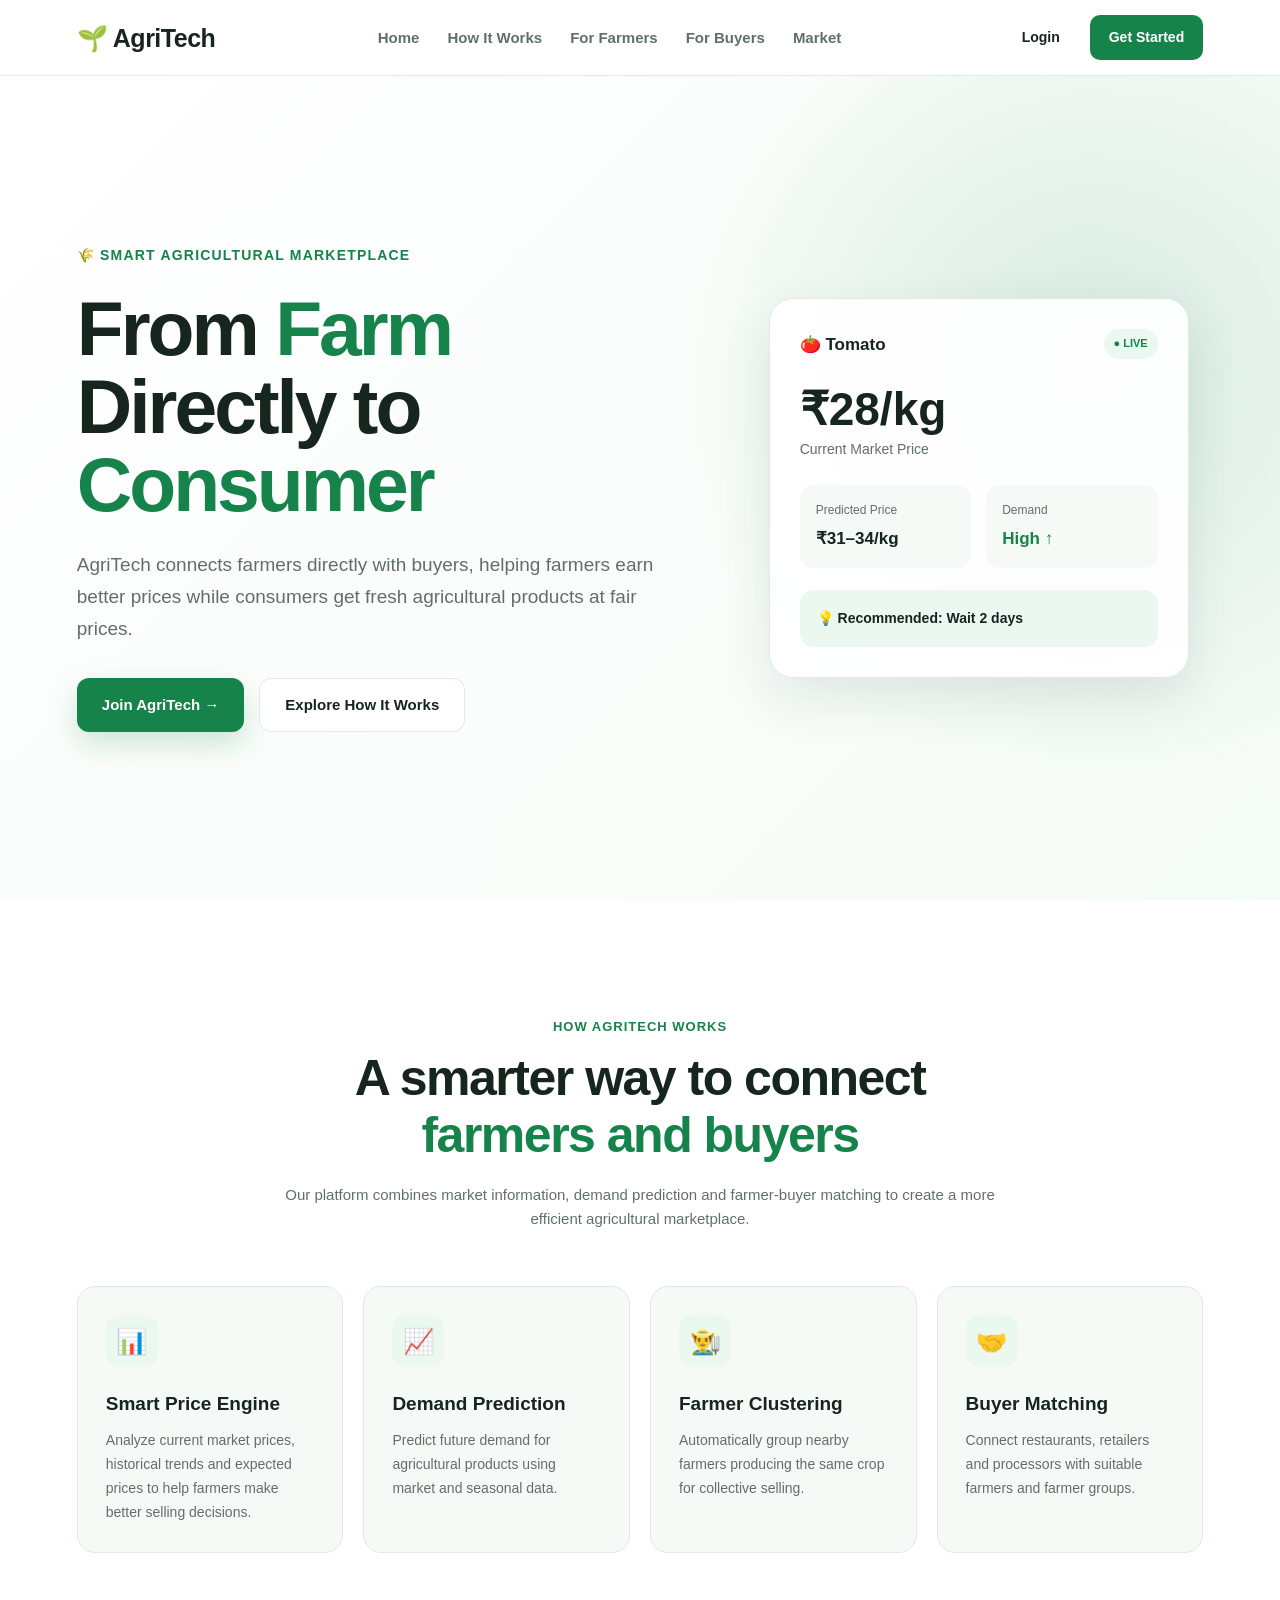
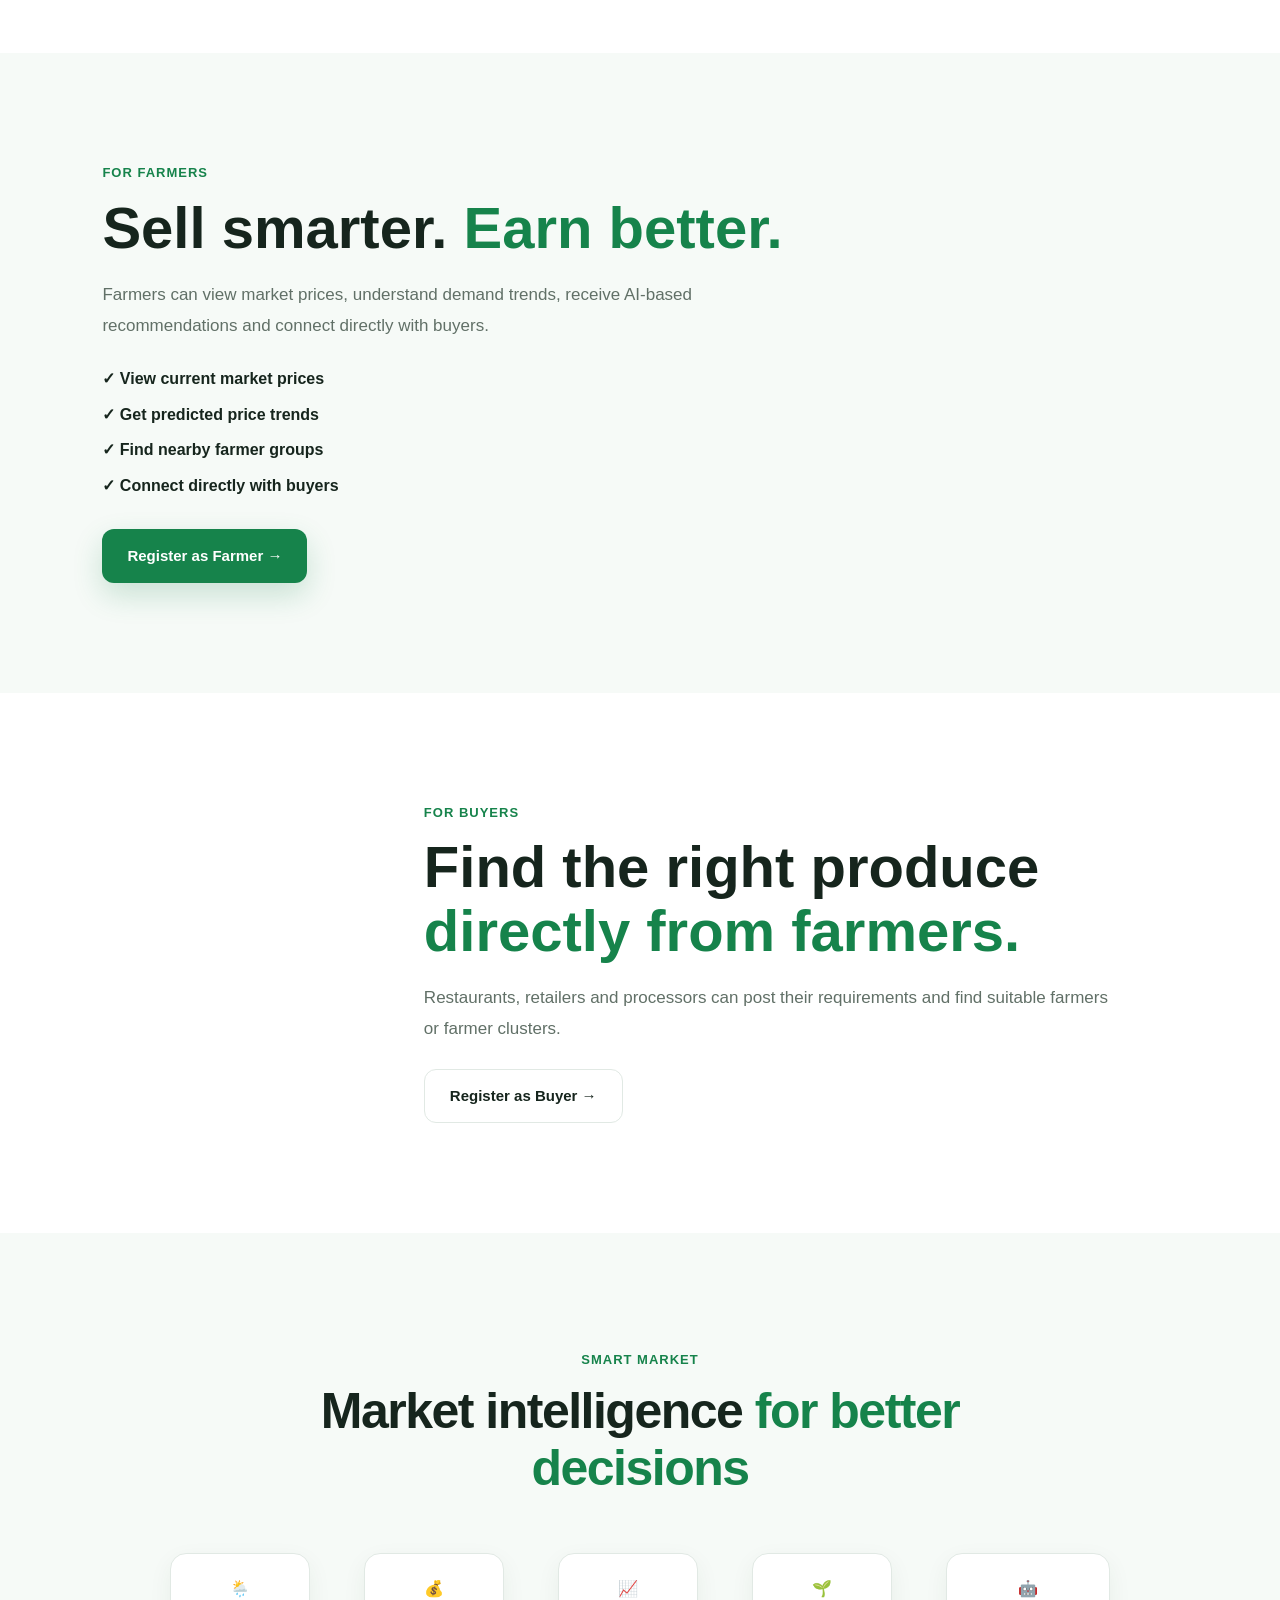
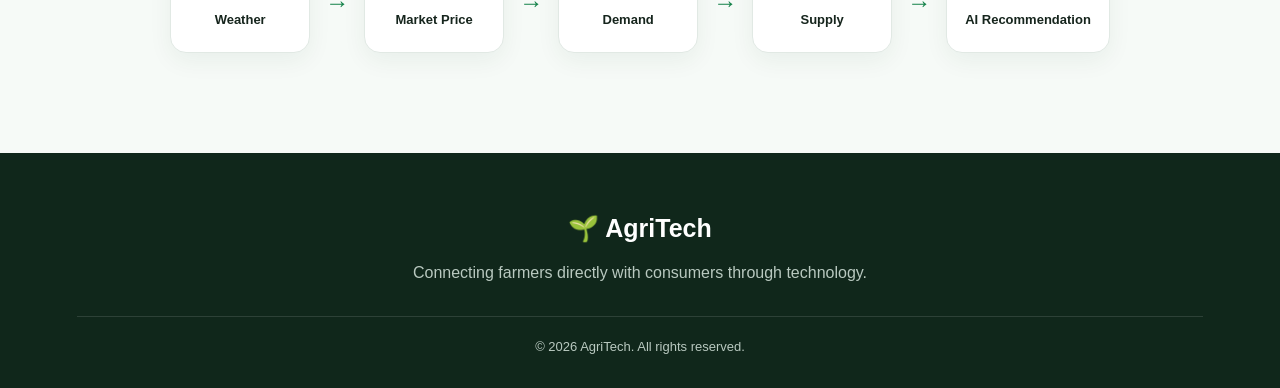
<file: frontend/index.html>
<!DOCTYPE html>
<html lang="en">

<head>
    <meta charset="UTF-8">
    <meta name="viewport" content="width=device-width, initial-scale=1.0">

    <title>AgriTech | Farmer to Consumer</title>

    <link rel="stylesheet" href="css/style.css">
</head>

<body>

    <!-- ================= NAVBAR ================= -->

    <header class="navbar">

        <div class="logo">
            🌱 AgriTech
        </div>

        <nav>
            <a href="#home">Home</a>
            <a href="#how-it-works">How It Works</a>
            <a href="#farmers">For Farmers</a>
            <a href="#buyers">For Buyers</a>
            <a href="#market">Market</a>
        </nav>

        <div class="nav-buttons">
            <a href="pages/login.html" class="login-btn">
                Login
            </a>

            <a href="pages/register.html" class="register-btn">
                Get Started
            </a>
        </div>

    </header>


    <!-- ================= HERO SECTION ================= -->

    <section class="hero" id="home">

        <div class="hero-content">

            <p class="hero-label">
                🌾 SMART AGRICULTURAL MARKETPLACE
            </p>

            <h1>
                From <span>Farm</span> Directly to
                <span>Consumer</span>
            </h1>

            <p class="hero-description">
                AgriTech connects farmers directly with buyers,
                helping farmers earn better prices while consumers
                get fresh agricultural products at fair prices.
            </p>

            <div class="hero-buttons">

                <a href="pages/register.html" class="primary-btn">
                    Join AgriTech →
                </a>

                <a href="#how-it-works" class="secondary-btn">
                    Explore How It Works
                </a>

            </div>

        </div>


        <div class="hero-card">

            <div class="price-card">

                <div class="card-header">
                    <span>🍅 Tomato</span>
                    <span class="status">● LIVE</span>
                </div>

                <h2>₹28/kg</h2>

                <p>Current Market Price</p>

                <div class="prediction">

                    <div>
                        <small>Predicted Price</small>
                        <strong>₹31–34/kg</strong>
                    </div>

                    <div>
                        <small>Demand</small>
                        <strong class="high-demand">High ↑</strong>
                    </div>

                </div>

                <div class="recommendation">
                    💡 Recommended: Wait 2 days
                </div>

            </div>

        </div>

    </section>


    <!-- ================= FEATURES ================= -->

    <section class="features" id="how-it-works">

        <div class="section-heading">

            <p>HOW AGRITECH WORKS</p>

            <h2>
                A smarter way to connect
                <span>farmers and buyers</span>
            </h2>

            <p class="section-description">
                Our platform combines market information,
                demand prediction and farmer-buyer matching
                to create a more efficient agricultural marketplace.
            </p>

        </div>


        <div class="feature-grid">

            <div class="feature-card">

                <div class="feature-icon">
                    📊
                </div>

                <h3>Smart Price Engine</h3>

                <p>
                    Analyze current market prices,
                    historical trends and expected prices
                    to help farmers make better selling decisions.
                </p>

            </div>


            <div class="feature-card">

                <div class="feature-icon">
                    📈
                </div>

                <h3>Demand Prediction</h3>

                <p>
                    Predict future demand for agricultural
                    products using market and seasonal data.
                </p>

            </div>


            <div class="feature-card">

                <div class="feature-icon">
                    👨‍🌾
                </div>

                <h3>Farmer Clustering</h3>

                <p>
                    Automatically group nearby farmers
                    producing the same crop for collective selling.
                </p>

            </div>


            <div class="feature-card">

                <div class="feature-icon">
                    🤝
                </div>

                <h3>Buyer Matching</h3>

                <p>
                    Connect restaurants, retailers and processors
                    with suitable farmers and farmer groups.
                </p>

            </div>

        </div>

    </section>


    <!-- ================= FARMER SECTION ================= -->

    <section class="info-section" id="farmers">

        <div class="info-content">

            <p class="section-label">
                FOR FARMERS
            </p>

            <h2>
                Sell smarter.
                <span>Earn better.</span>
            </h2>

            <p>
                Farmers can view market prices, understand
                demand trends, receive AI-based recommendations
                and connect directly with buyers.
            </p>

            <ul>
                <li>✓ View current market prices</li>
                <li>✓ Get predicted price trends</li>
                <li>✓ Find nearby farmer groups</li>
                <li>✓ Connect directly with buyers</li>
            </ul>

            <a href="pages/register.html" class="primary-btn">
                Register as Farmer →
            </a>

        </div>

    </section>


    <!-- ================= BUYER SECTION ================= -->

    <section class="buyer-section" id="buyers">

        <div class="buyer-content">

            <p class="section-label">
                FOR BUYERS
            </p>

            <h2>
                Find the right produce
                <span>directly from farmers.</span>
            </h2>

            <p>
                Restaurants, retailers and processors can
                post their requirements and find suitable
                farmers or farmer clusters.
            </p>

            <a href="pages/register.html" class="secondary-btn">
                Register as Buyer →
            </a>

        </div>

    </section>


    <!-- ================= MARKET SECTION ================= -->

    <section class="market-section" id="market">

        <div class="section-heading">

            <p>SMART MARKET</p>

            <h2>
                Market intelligence
                <span>for better decisions</span>
            </h2>

        </div>


        <div class="market-flow">

            <div>
                🌦️
                <strong>Weather</strong>
            </div>

            <span>→</span>

            <div>
                💰
                <strong>Market Price</strong>
            </div>

            <span>→</span>

            <div>
                📈
                <strong>Demand</strong>
            </div>

            <span>→</span>

            <div>
                🌱
                <strong>Supply</strong>
            </div>

            <span>→</span>

            <div>
                🤖
                <strong>AI Recommendation</strong>
            </div>

        </div>

    </section>


    <!-- ================= FOOTER ================= -->

    <footer>

        <div class="footer-logo">
            🌱 AgriTech
        </div>

        <p>
            Connecting farmers directly with consumers
            through technology.
        </p>

        <p class="copyright">
            © 2026 AgriTech. All rights reserved.
        </p>

    </footer>


    <script src="js/script.js"></script>

</body>

</html>
</file>
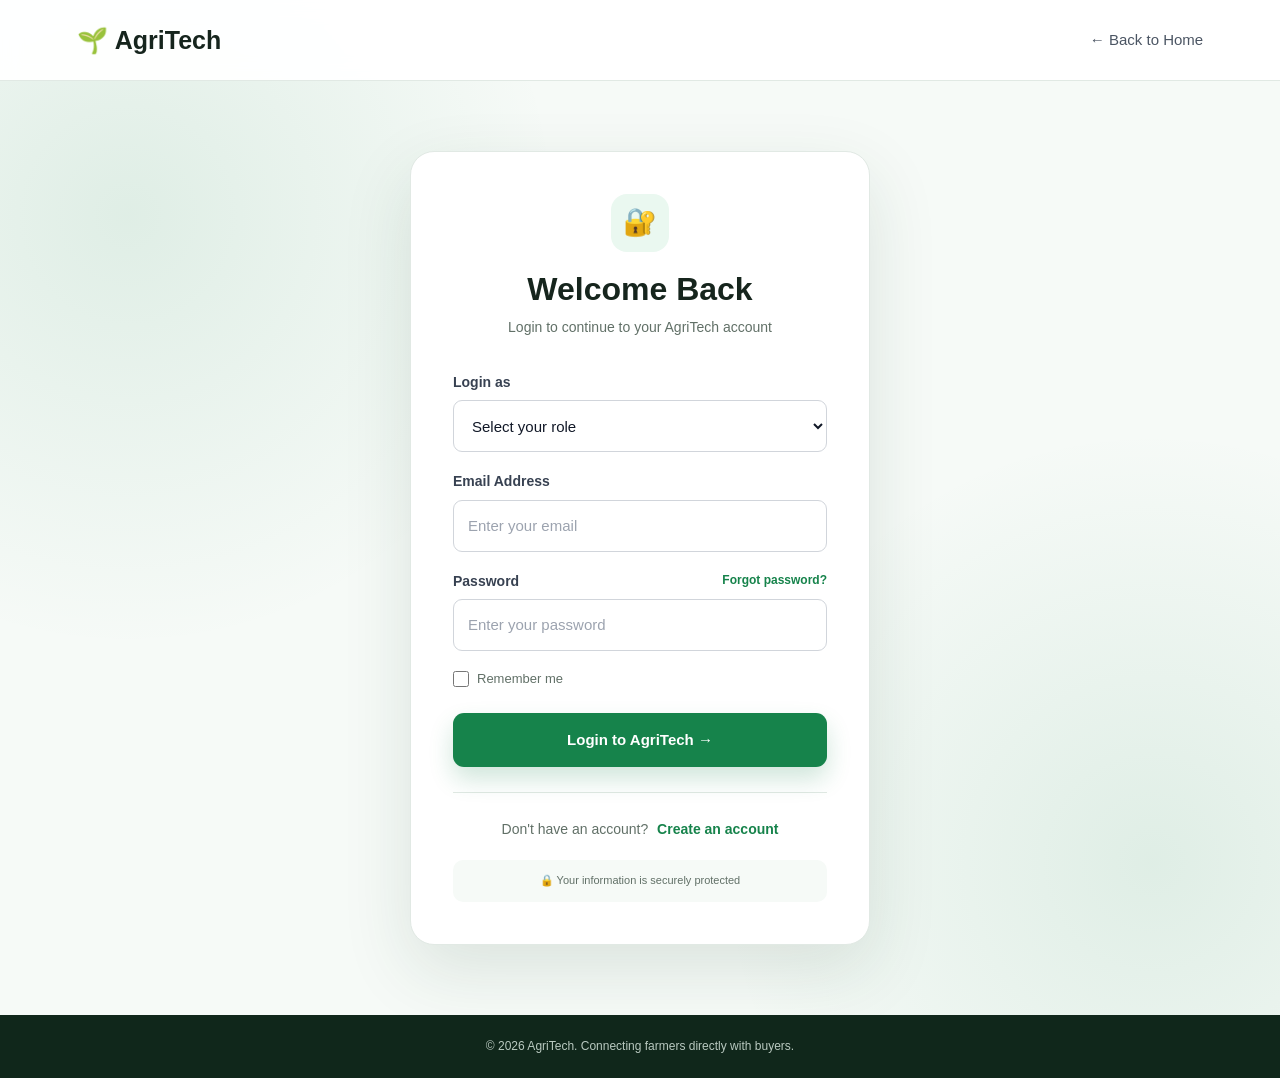
<file: frontend/pages/dashboard.html>
<!DOCTYPE html>
<html lang="en">

<head>
    <meta charset="UTF-8">
    <meta name="viewport" content="width=device-width, initial-scale=1.0">

    <title>Farmer Dashboard | AgriTech</title>

    <link rel="stylesheet" href="../css/style.css">
</head>

<body class="dashboard-page">

    <!-- SIDEBAR -->

    <aside class="dashboard-sidebar">

        <div class="dashboard-logo">
            🌱 AgriTech
        </div>

        <nav class="dashboard-nav">

            <a href="farmer-dashboard.html" class="active">
                🏠 Dashboard
            </a>

            <a href="farmer-produce.html">
                🌾 My Produce
            </a>

            <a href="farmer-market.html">
                💰 Market Prices
            </a>

            <a href="#">
                🤖 AI Recommendation
            </a>

            <a href="#">
                📈 Demand Prediction
            </a>

            <a href="#">
                👨‍🌾 Farmer Clusters
            </a>

            <a href="#">
                🤝 Buyer Matching
            </a>

            <a href="#">
                🚚 Orders & Logistics
            </a>

        </nav>

        <div class="sidebar-bottom">

            <a href="#">
                ⚙️ Settings
            </a>

            <a href="../index.html">
                🚪 Logout
            </a>

        </div>

    </aside>


    <!-- MAIN CONTENT -->

    <main class="dashboard-main">

        <!-- TOP BAR -->

        <header class="dashboard-topbar">

            <div>
                <p class="dashboard-label">FARMER DASHBOARD</p>
                <h1>Welcome back, Farmer! 👋</h1>
            </div>

            <div class="farmer-profile">

                <div class="profile-icon">
                    👨‍🌾
                </div>

                <div>
                    <strong>Farmer</strong>
                    <small>AgriTech Member</small>
                </div>

            </div>

        </header>


        <!-- SUMMARY CARDS -->

        <section class="dashboard-cards">

            <div class="dashboard-card">

                <div class="dashboard-card-icon">
                    🌾
                </div>

                <div>
                    <p>Total Produce</p>
                    <h2>1,250 kg</h2>
                    <span>Across 4 crops</span>
                </div>

            </div>


            <div class="dashboard-card">

                <div class="dashboard-card-icon">
                    💰
                </div>

                <div>
                    <p>Current Value</p>
                    <h2>₹35,000</h2>
                    <span>Estimated market value</span>
                </div>

            </div>


            <div class="dashboard-card">

                <div class="dashboard-card-icon">
                    📈
                </div>

                <div>
                    <p>Demand Status</p>
                    <h2>High</h2>
                    <span>Demand increasing</span>
                </div>

            </div>


            <div class="dashboard-card">

                <div class="dashboard-card-icon">
                    🤝
                </div>

                <div>
                    <p>Buyer Matches</p>
                    <h2>8</h2>
                    <span>Potential buyers</span>
                </div>

            </div>

        </section>


        <!-- MARKET + AI -->

        <section class="dashboard-grid">

            <!-- MARKET PRICE -->

            <div class="dashboard-panel">

                <div class="panel-heading">

                    <div>
                        <p class="panel-label">MARKET INTELLIGENCE</p>
                        <h2>Today's Market Prices</h2>
                    </div>

                    <a href="farmer-market.html">
                        View All →
                    </a>

                </div>


                <div class="market-item">

                    <div class="crop-info">
                        <span class="crop-icon">🍅</span>

                        <div>
                            <strong>Tomato</strong>
                            <small>Grade A</small>
                        </div>
                    </div>

                    <div class="crop-price">
                        <strong>₹28/kg</strong>
                        <span>↑ 8%</span>
                    </div>

                </div>


                <div class="market-item">

                    <div class="crop-info">
                        <span class="crop-icon">🧅</span>

                        <div>
                            <strong>Onion</strong>
                            <small>Grade A</small>
                        </div>
                    </div>

                    <div class="crop-price">
                        <strong>₹32/kg</strong>
                        <span>↑ 5%</span>
                    </div>

                </div>


                <div class="market-item">

                    <div class="crop-info">
                        <span class="crop-icon">🥔</span>

                        <div>
                            <strong>Potato</strong>
                            <small>Grade A</small>
                        </div>
                    </div>

                    <div class="crop-price">
                        <strong>₹25/kg</strong>
                        <span>↑ 3%</span>
                    </div>

                </div>

            </div>


            <!-- AI RECOMMENDATION -->

            <div class="dashboard-panel ai-panel">

                <div class="panel-heading">

                    <div>
                        <p class="panel-label">AI MARKET ANALYSIS</p>
                        <h2>Smart Recommendation 🤖</h2>
                    </div>

                </div>

                <div class="ai-crop">
                    🍅 <strong>Tomato</strong>
                </div>

                <div class="ai-price">

                    <span>Current Price</span>
                    <strong>₹28/kg</strong>

                </div>

                <div class="ai-price predicted">

                    <span>Predicted Price</span>
                    <strong>₹31–34/kg</strong>

                </div>

                <div class="recommendation-box">

                    💡 <strong>Recommendation</strong>

                    <p>
                        Market demand is increasing.
                        Consider waiting 2 days before selling.
                    </p>

                </div>

            </div>

        </section>


        <!-- QUICK ACTIONS -->

        <section class="quick-section">

            <div class="panel-heading">

                <div>
                    <p class="panel-label">QUICK ACTIONS</p>
                    <h2>Manage Your Farm</h2>
                </div>

            </div>


            <div class="quick-grid">

                <a href="farmer-produce.html" class="quick-card">
                    <span>🌾</span>
                    <strong>Add Produce</strong>
                    <small>List your crops</small>
                </a>

                <a href="farmer-market.html" class="quick-card">
                    <span>💰</span>
                    <strong>Check Prices</strong>
                    <small>View market trends</small>
                </a>

                <a href="#" class="quick-card">
                    <span>🤝</span>
                    <strong>Find Buyers</strong>
                    <small>Match with buyers</small>
                </a>

                <a href="#" class="quick-card">
                    <span>🚚</span>
                    <strong>Track Orders</strong>
                    <small>View deliveries</small>
                </a>

            </div>

        </section>


        <!-- WEATHER -->

        <section class="weather-panel">

            <div>

                <p class="panel-label">WEATHER</p>

                <h2>🌤️ Today's Farm Weather</h2>

                <p>
                    Suitable conditions for harvesting and transportation.
                </p>

            </div>

            <div class="weather-info">

                <strong>29°C</strong>

                <span>Partly Cloudy</span>

                <small>Rain Probability: 20%</small>

            </div>

        </section>


        <!-- FOOTER -->

        <footer class="dashboard-footer">

            <p>
                © 2026 AgriTech | Farmer to Consumer Platform
            </p>

        </footer>

    </main>


    <script src="../js/script.js"></script>

</body>

</html>
</file>
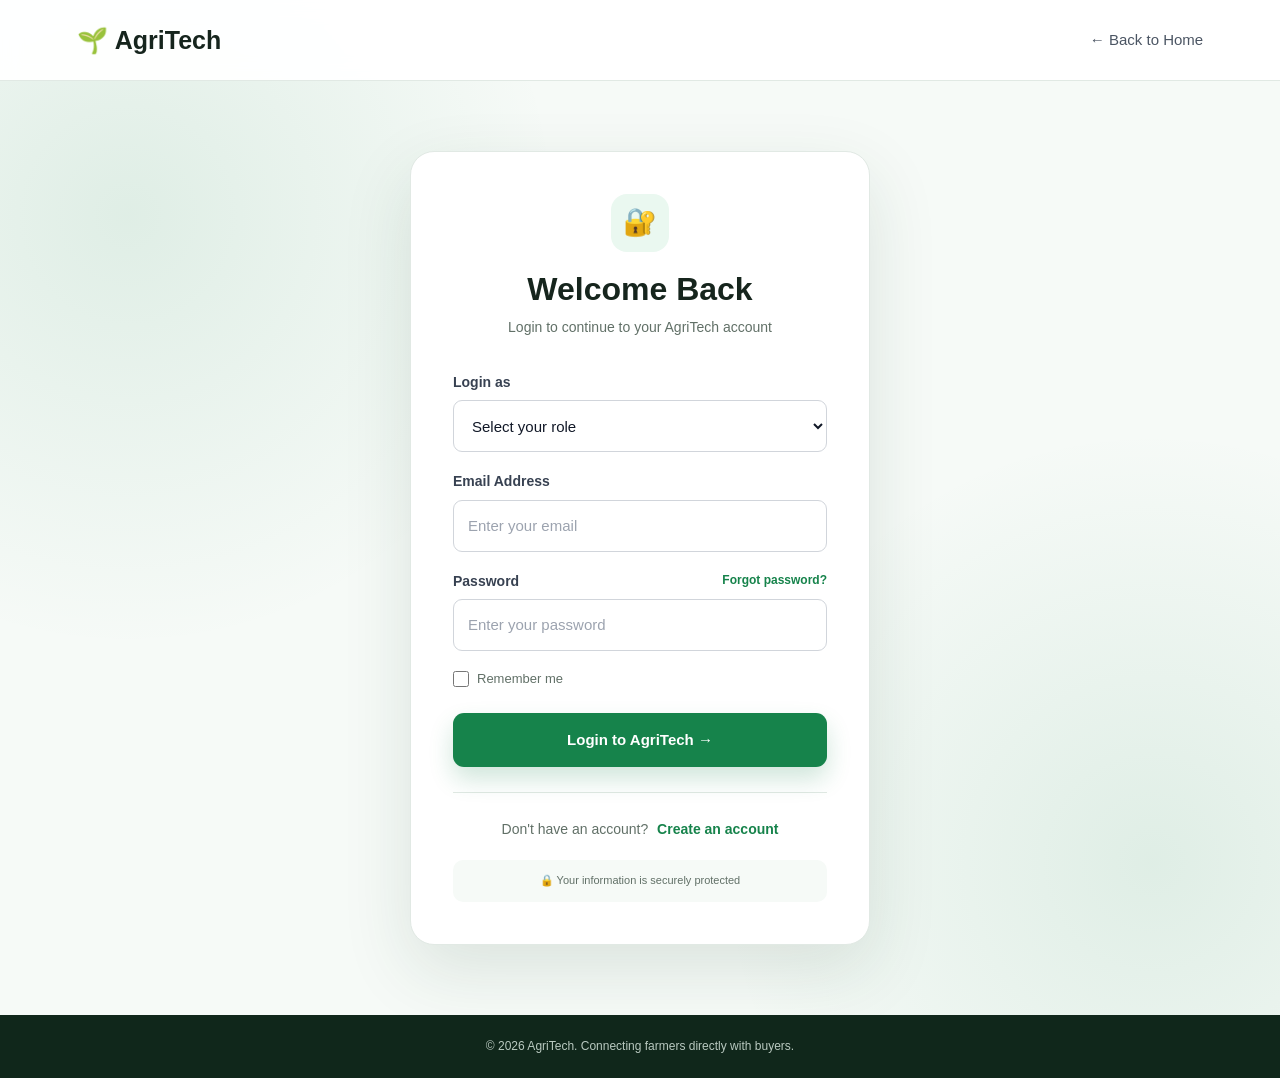
<file: frontend/pages/farmer-dashboard.html>
<!DOCTYPE html>
<html lang="en">

<head>
    <meta charset="UTF-8">
    <meta name="viewport" content="width=device-width, initial-scale=1.0">

    <title>Farmer Dashboard | AgriTech</title>

    <link rel="stylesheet" href="../css/style.css">
</head>

<body class="dashboard-page">

    <!-- SIDEBAR -->

    <aside class="dashboard-sidebar">

        <div class="dashboard-logo">
            🌱 AgriTech
        </div>

        <nav class="dashboard-nav">

            <a href="farmer-dashboard.html" class="active">
                🏠 Dashboard
            </a>

            <a href="farmer-produce.html">
                🌾 My Produce
            </a>

            <a href="farmer-market.html">
                💰 Market Prices
            </a>

            <a href="#">
                🤖 AI Recommendation
            </a>

            <a href="#">
                📈 Demand Prediction
            </a>

            <a href="#">
                👨‍🌾 Farmer Clusters
            </a>

            <a href="#">
                🤝 Buyer Matching
            </a>

            <a href="#">
                🚚 Orders & Logistics
            </a>

        </nav>

        <div class="sidebar-bottom">

            <a href="#">
                ⚙️ Settings
            </a>

            <a href="../index.html">
                🚪 Logout
            </a>

        </div>

    </aside>


    <!-- MAIN CONTENT -->

    <main class="dashboard-main">

        <!-- TOP BAR -->

        <header class="dashboard-topbar">

            <div>
                <p class="dashboard-label">FARMER DASHBOARD</p>
                <h1>Welcome back, <span id="farmer-name">Farmer</span>! 👋</h1>
            </div>

            <div class="farmer-profile">

                <div class="profile-icon">
                    👨‍🌾
                </div>

                <div>
                    <strong>Farmer</strong>
                    <small>AgriTech Member</small>
                </div>

            </div>

        </header>


        <!-- SUMMARY CARDS -->

        <section class="dashboard-cards">

            <div class="dashboard-card">

                <div class="dashboard-card-icon">
                    🌾
                </div>

                <div>
                    <p>Total Produce</p>
                    <h2 id="total-produce">0 kg</h2>
                    <span>Saved produce quantity</span>
                </div>

            </div>


            <div class="dashboard-card">

                <div class="dashboard-card-icon">
                    💰
                </div>

                <div>
                    <p>Current Value</p>
                    <h2>₹35,000</h2>
                    <span>Estimated market value</span>
                </div>

            </div>


            <div class="dashboard-card">

                <div class="dashboard-card-icon">
                    📈
                </div>

                <div>
                    <p>Demand Status</p>
                    <h2>High</h2>
                    <span>Demand increasing</span>
                </div>

            </div>


            <div class="dashboard-card">

                <div class="dashboard-card-icon">
                    🤝
                </div>

                <div>
                    <p>Buyer Matches</p>
                    <h2>8</h2>
                    <span>Potential buyers</span>
                </div>

            </div>

        </section>


        <!-- MARKET + AI -->

        <section class="dashboard-grid">

            <!-- MARKET PRICE -->

            <div class="dashboard-panel" id="produce-panel">

                <div class="panel-heading">

                    <div>
                        <p class="panel-label">MY PRODUCE</p>
                        <h2>Saved Produce</h2>
                    </div>

                    <a href="farmer-market.html">
                        View All →
                    </a>

                </div>


                <div id="produceList">
                    <p class="produce-empty">Loading your produce...</p>
                </div>
                <div id="dashboard-message" class="dashboard-message" role="status"></div>

            </div>


            <!-- AI RECOMMENDATION -->

            <div class="dashboard-panel ai-panel">

                <div class="panel-heading">

                    <div>
                        <p class="panel-label">AI MARKET ANALYSIS</p>
                        <h2>Smart Recommendation 🤖</h2>
                    </div>

                </div>

                <div class="ai-crop">
                    🍅 <strong>Tomato</strong>
                </div>

                <div class="ai-price">

                    <span>Current Price</span>
                    <strong>₹28/kg</strong>

                </div>

                <div class="ai-price predicted">

                    <span>Predicted Price</span>
                    <strong>₹31–34/kg</strong>

                </div>

                <div class="recommendation-box">

                    💡 <strong>Recommendation</strong>

                    <p>
                        Market demand is increasing.
                        Consider waiting 2 days before selling.
                    </p>

                </div>

            </div>

        </section>


        <!-- QUICK ACTIONS -->

        <section class="quick-section">

            <div class="panel-heading">

                <div>
                    <p class="panel-label">QUICK ACTIONS</p>
                    <h2>Manage Your Farm</h2>
                </div>

            </div>


            <div class="quick-grid">

                <a href="farmer-produce.html" class="quick-card">
                    <span>🌾</span>
                    <strong>Add Produce</strong>
                    <small>List your crops</small>
                </a>

                <a href="farmer-market.html" class="quick-card">
                    <span>💰</span>
                    <strong>Check Prices</strong>
                    <small>View market trends</small>
                </a>

                <a href="#" class="quick-card">
                    <span>🤝</span>
                    <strong>Find Buyers</strong>
                    <small>Match with buyers</small>
                </a>

                <a href="#" class="quick-card">
                    <span>🚚</span>
                    <strong>Track Orders</strong>
                    <small>View deliveries</small>
                </a>

            </div>

        </section>


        <!-- WEATHER -->

        <section class="weather-panel">

            <div>

                <p class="panel-label">WEATHER</p>

                <h2>🌤️ Today's Farm Weather</h2>

                <p>
                    Suitable conditions for harvesting and transportation.
                </p>

            </div>

            <div class="weather-info">

                <strong>29°C</strong>

                <span>Partly Cloudy</span>

                <small>Rain Probability: 20%</small>

            </div>

        </section>


        <!-- FOOTER -->

        <footer class="dashboard-footer">

            <p>
                © 2026 AgriTech | Farmer to Consumer Platform
            </p>

        </footer>

    </main>


    <script src="../js/script.js"></script>

</body>

</html>
</file>
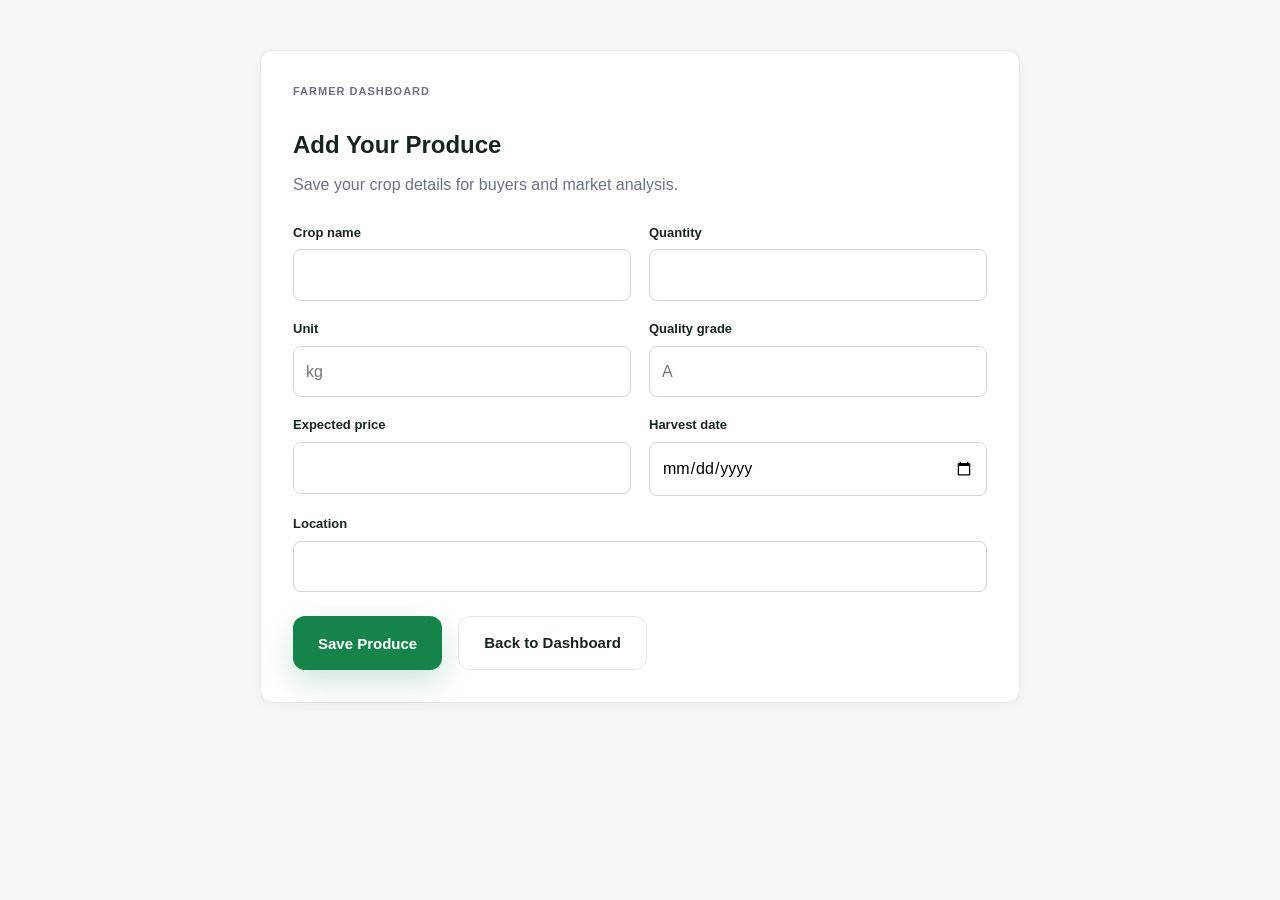
<file: frontend/pages/farmer-produce.html>
<!DOCTYPE html>
<html lang="en">
<head>
    <meta charset="UTF-8">
    <meta name="viewport" content="width=device-width, initial-scale=1.0">
    <title>Add Produce | AgriTech</title>
    <link rel="stylesheet" href="../css/style.css">
</head>
<body class="produce-page">
    <main class="produce-container">
        <section class="produce-card">
            <p class="panel-label">FARMER DASHBOARD</p>
            <h1>Add Your Produce</h1>
            <p>Save your crop details for buyers and market analysis.</p>

            <form id="produceForm">
                <div class="produce-form-grid">
                    <div class="produce-form-group">
                        <label for="cropName">Crop name</label>
                        <input id="cropName" name="cropName" type="text" required>
                    </div>
                    <div class="produce-form-group">
                        <label for="quantity">Quantity</label>
                        <input id="quantity" name="quantity" type="number" min="0.01" step="0.01" required>
                    </div>
                    <div class="produce-form-group">
                        <label for="unit">Unit</label>
                        <input id="unit" name="unit" type="text" placeholder="kg" required>
                    </div>
                    <div class="produce-form-group">
                        <label for="qualityGrade">Quality grade</label>
                        <input id="qualityGrade" name="qualityGrade" type="text" placeholder="A" required>
                    </div>
                    <div class="produce-form-group">
                        <label for="expectedPrice">Expected price</label>
                        <input id="expectedPrice" name="expectedPrice" type="number" min="0" step="0.01" required>
                    </div>
                    <div class="produce-form-group">
                        <label for="harvestDate">Harvest date</label>
                        <input id="harvestDate" name="harvestDate" type="date" required>
                    </div>
                    <div class="produce-form-group full-width">
                        <label for="location">Location</label>
                        <input id="location" name="location" type="text" required>
                    </div>
                </div>
                <div class="produce-form-actions">
                    <button type="submit" class="primary-btn">Save Produce</button>
                    <a href="farmer-dashboard.html" class="secondary-btn">Back to Dashboard</a>
                </div>
                <div id="produce-message" class="produce-message" role="status"></div>
            </form>
        </section>
    </main>
    <script src="../js/script.js"></script>
</body>
</html>
</file>
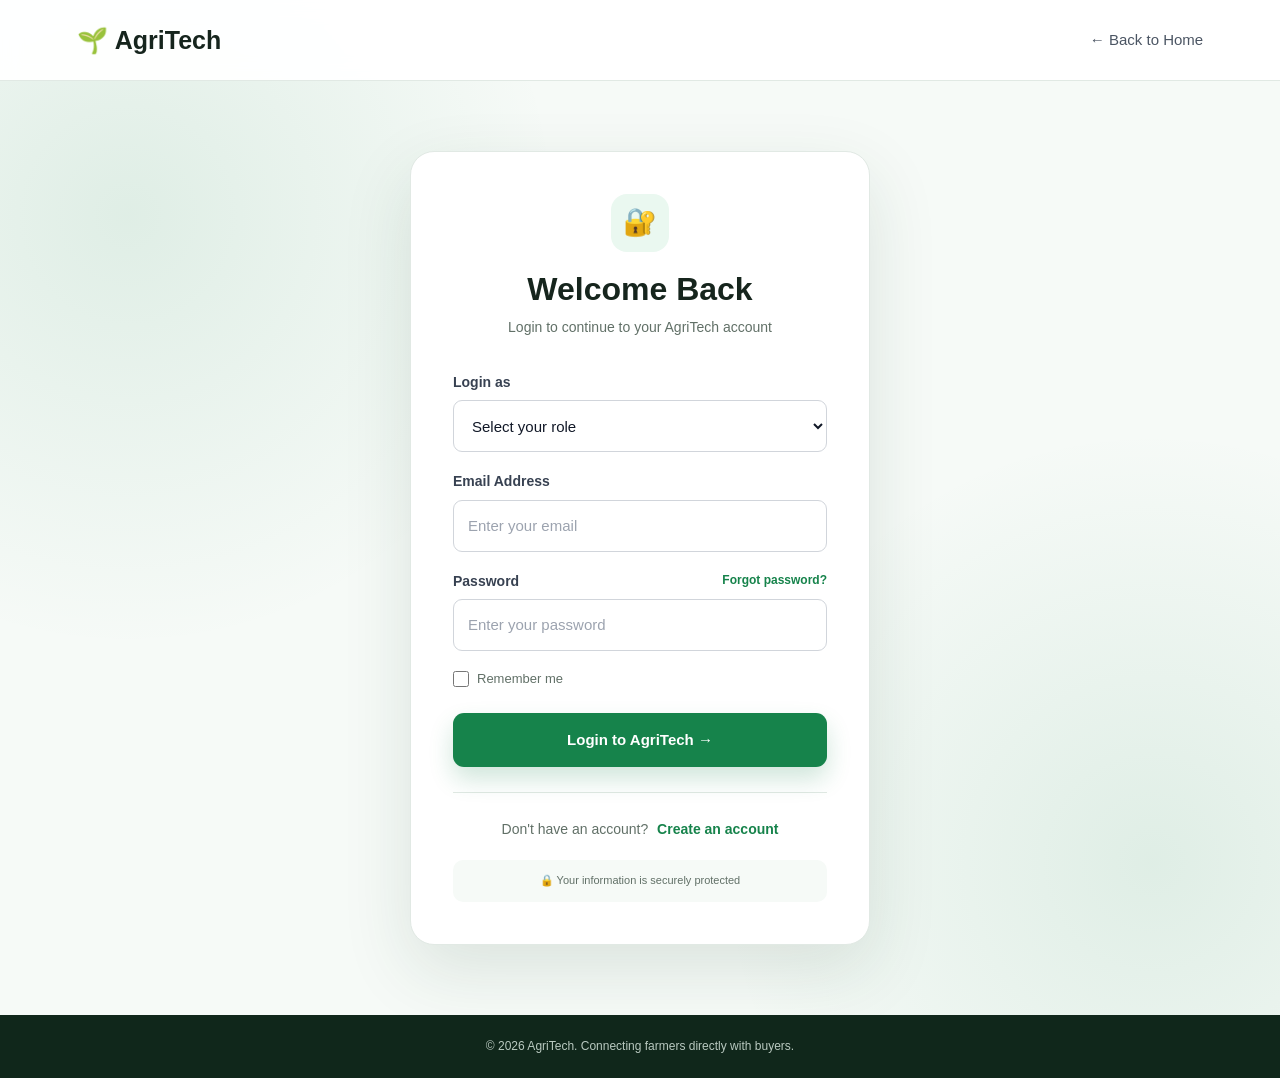
<file: frontend/pages/login.html>
<!DOCTYPE html>
<html lang="en">

<head>
    <meta charset="UTF-8">
    <meta name="viewport" content="width=device-width, initial-scale=1.0">

    <title>Login | AgriTech</title>

    <!-- Main AgriTech CSS -->
    <link rel="stylesheet" href="../css/style.css">
</head>

<body class="login-page">

    <!-- ================= LOGIN NAVBAR ================= -->

    <header class="login-navbar">

        <a href="../index.html" class="login-logo">
            🌱 <span>AgriTech</span>
        </a>

        <a href="../index.html" class="back-home">
            ← Back to Home
        </a>

    </header>


    <!-- ================= LOGIN SECTION ================= -->

    <main class="login-container">

        <div class="login-card">

            <!-- Login Header -->

            <div class="login-header">

                <div class="login-icon">
                    🔐
                </div>

                <h1>Welcome Back</h1>

                <p>
                    Login to continue to your AgriTech account
                </p>

            </div>


            <!-- Login Form -->

            <form id="loginForm">

                <!-- Role -->

                <div class="form-group">

                    <label for="role">
                        Login as
                    </label>

                    <select id="role" name="role" required>

                        <option value="">
                            Select your role
                        </option>

                        <option value="FARMER">
                            👨‍🌾 Farmer
                        </option>

                        <option value="BUYER">
                            🛒 Buyer
                        </option>

                    </select>

                </div>


                <!-- Email -->

                <div class="form-group">

                    <label for="email">
                        Email Address
                    </label>

                    <input
                        type="email"
                        id="email"
                        name="email"
                        placeholder="Enter your email"
                        required
                    >

                </div>


                <!-- Password -->

                <div class="form-group">

                    <div class="password-label">

                        <label for="password">
                            Password
                        </label>

                        <a href="#" class="forgot-password">
                            Forgot password?
                        </a>

                    </div>

                    <input
                        type="password"
                        id="password"
                        name="password"
                        placeholder="Enter your password"
                        required
                    >

                </div>


                <!-- Remember Me -->

                <div class="remember-row">

                    <label class="remember-label">

                        <input
                            type="checkbox"
                            id="remember"
                        >

                        <span>
                            Remember me
                        </span>

                    </label>

                </div>


                <!-- Login Button -->

                <button
                    type="submit"
                    class="login-submit"
                >
                    Login to AgriTech →
                </button>

            </form>


            <!-- Register -->

            <div class="register-text">

                <span>
                    Don't have an account?
                </span>

                <a href="register.html">
                    Create an account
                </a>

            </div>


            <!-- Security -->

            <div class="login-security">

                🔒 Your information is securely protected

            </div>

        </div>

    </main>


    <!-- ================= FOOTER ================= -->

    <footer class="login-footer">

        <p>
            © 2026 AgriTech. Connecting farmers directly with buyers.
        </p>

    </footer>


    <script src="../js/script.js"></script>

</body>

</html>
</file>
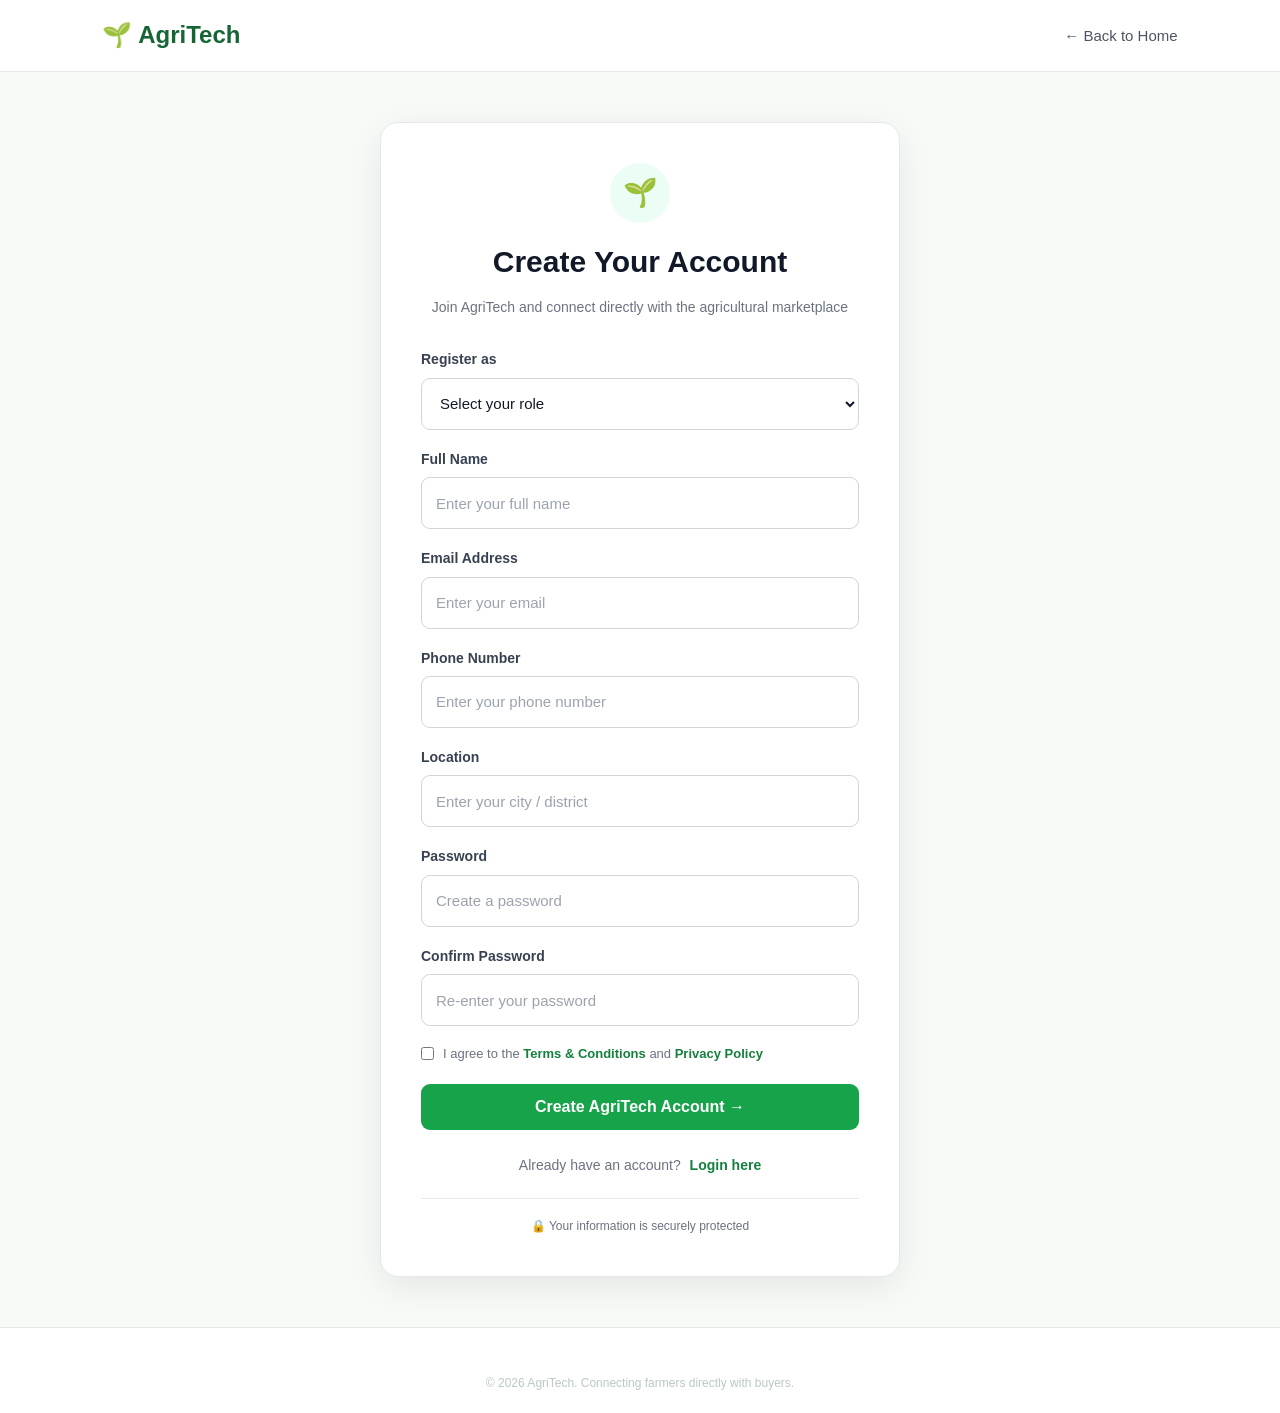
<file: frontend/pages/register.html>
<!DOCTYPE html>
<html lang="en">

<head>
    <meta charset="UTF-8">
    <meta name="viewport" content="width=device-width, initial-scale=1.0">

    <title>Register | AgriTech</title>

    <link rel="stylesheet" href="../css/style.css">
</head>

<body class="register-page">

    <!-- ================= NAVBAR ================= -->

    <header class="register-navbar">

        <a href="../index.html" class="register-logo">
            🌱 <span>AgriTech</span>
        </a>

        <a href="../index.html" class="back-home">
            ← Back to Home
        </a>

    </header>


    <!-- ================= REGISTER ================= -->

    <main class="register-container">

        <div class="register-card">

            <!-- Header -->

            <div class="register-header">

                <div class="register-icon">
                    🌱
                </div>

                <h1>Create Your Account</h1>

                <p>
                    Join AgriTech and connect directly with the agricultural marketplace
                </p>

            </div>


            <!-- Registration Form -->

            <form id="registerForm">

                <!-- Role -->

                <div class="form-group">

                    <label for="role">
                        Register as
                    </label>

                    <select id="role" name="role" required>

                        <option value="">
                            Select your role
                        </option>

                        <option value="FARMER">
                            👨‍🌾 Farmer
                        </option>

                        <option value="BUYER">
                            🏪 Buyer
                        </option>

                    </select>

                </div>


                <!-- Full Name -->

                <div class="form-group">

                    <label for="fullName">
                        Full Name
                    </label>

                    <input
                        type="text"
                        id="fullName"
                        name="fullName"
                        placeholder="Enter your full name"
                        required
                    >

                </div>


                <!-- Email -->

                <div class="form-group">

                    <label for="email">
                        Email Address
                    </label>

                    <input
                        type="email"
                        id="email"
                        name="email"
                        placeholder="Enter your email"
                        required
                    >

                </div>


                <!-- Phone -->

                <div class="form-group">

                    <label for="phone">
                        Phone Number
                    </label>

                    <input
                        type="tel"
                        id="phone"
                        name="phone"
                        placeholder="Enter your phone number"
                        pattern="[0-9]{10}"
                        maxlength="10"
                        required
                    >

                </div>


                <!-- Location -->

                <div class="form-group">

                    <label for="location">
                        Location
                    </label>

                    <input
                        type="text"
                        id="location"
                        name="location"
                        placeholder="Enter your city / district"
                        required
                    >

                </div>


                <!-- Password -->

                <div class="form-group">

                    <label for="password">
                        Password
                    </label>

                    <input
                        type="password"
                        id="password"
                        name="password"
                        placeholder="Create a password"
                        minlength="6"
                        required
                    >

                </div>


                <!-- Confirm Password -->

                <div class="form-group">

                    <label for="confirmPassword">
                        Confirm Password
                    </label>

                    <input
                        type="password"
                        id="confirmPassword"
                        name="confirmPassword"
                        placeholder="Re-enter your password"
                        minlength="6"
                        required
                    >

                </div>


                <!-- Terms -->

                <div class="terms-row">

                    <label class="terms-label">

                        <input
                            type="checkbox"
                            id="terms"
                            required
                        >

                        <span>
                            I agree to the
                            <a href="#" class="terms-link">
                                Terms & Conditions
                            </a>
                            and
                            <a href="#" class="terms-link">
                                Privacy Policy
                            </a>
                        </span>

                    </label>

                </div>


                <!-- Register Button -->

                <button
                    type="submit"
                    class="register-submit"
                >
                    Create AgriTech Account →
                </button>

            </form>


            <!-- Login Link -->

            <div class="login-text">

                <span>
                    Already have an account?
                </span>

                <a href="login.html">
                    Login here
                </a>

            </div>


            <!-- Security -->

            <div class="register-security">

                🔒 Your information is securely protected

            </div>

        </div>

    </main>


    <!-- ================= FOOTER ================= -->

    <footer class="register-footer">

        <p>
            © 2026 AgriTech. Connecting farmers directly with buyers.
        </p>

    </footer>


    <script src="../js/script.js"></script>

</body>

</html>
</file>
<file: frontend/css/style.css>
﻿/* =========================================================
   AGRITECH - MAIN STYLESHEET
   ========================================================= */

:root {
    --primary: #16834b;
    --primary-dark: #0d6338;
    --primary-light: #eaf8f0;

    --text: #16251d;
    --text-light: #617067;

    --background: #ffffff;
    --background-soft: #f6faf7;

    --border: #e1e9e4;

    --shadow: 0 20px 50px rgba(22, 62, 42, 0.10);

    --radius-lg: 24px;
    --radius-md: 16px;
    --radius-sm: 10px;

    --container: 1180px;
}


/* =========================================================
   RESET
   ========================================================= */

* {
    margin: 0;
    padding: 0;
    box-sizing: border-box;
}

html {
    scroll-behavior: smooth;
}

body {
    font-family: "Inter", sans-serif;
    color: var(--text);
    background: var(--background);
    line-height: 1.6;
}

a {
    text-decoration: none;
    color: inherit;
}

button {
    font-family: inherit;
}

.container {
    width: min(92%, var(--container));
    margin: 0 auto;
}

.section-padding {
    padding: 100px 0;
}


/* =========================================================
   NAVBAR
   ========================================================= */

.navbar {
    position: sticky;
    top: 0;
    z-index: 1000;

    background: rgba(255, 255, 255, 0.94);
    backdrop-filter: blur(14px);

    border-bottom: 1px solid rgba(225, 233, 228, 0.8);
}

.nav-container {
    height: 76px;

    display: flex;
    align-items: center;
    justify-content: space-between;
}

.logo {
    display: flex;
    align-items: center;
    gap: 10px;

    font-size: 21px;
    font-weight: 800;
    letter-spacing: -0.5px;
}

.logo > span:last-child > span {
    color: var(--primary);
}

.logo-icon {
    width: 38px;
    height: 38px;

    display: grid;
    place-items: center;

    color: white;
    background: var(--primary);

    border-radius: 11px;
}

.nav-links {
    display: flex;
    align-items: center;
    gap: 32px;

    margin-left: auto;
    margin-right: 36px;
}

.nav-links a {
    position: relative;

    color: #536158;

    font-size: 14px;
    font-weight: 600;

    transition: 0.25s ease;
}

.nav-links a:hover,
.nav-links a.active {
    color: var(--primary);
}

.nav-links a.active::after {
    content: "";

    position: absolute;
    left: 0;
    right: 0;
    bottom: -10px;

    height: 2px;

    background: var(--primary);
    border-radius: 10px;
}

.nav-actions {
    display: flex;
    align-items: center;
    gap: 14px;
}

.login-btn {
    font-size: 14px;
    font-weight: 600;
    color: var(--text);
}

.primary-btn,
.secondary-btn {
    display: inline-flex;
    align-items: center;
    justify-content: center;
    gap: 10px;

    padding: 14px 22px;

    border-radius: 10px;

    font-size: 14px;
    font-weight: 700;

    transition: 0.25s ease;
}

.primary-btn {
    color: white;
    background: var(--primary);
    box-shadow: 0 8px 20px rgba(22, 131, 75, 0.18);
}

.primary-btn:hover {
    background: var(--primary-dark);
    transform: translateY(-2px);
}

.small-btn {
    padding: 10px 17px;
}

.secondary-btn {
    color: var(--text);
    background: white;
    border: 1px solid var(--border);
}

.secondary-btn:hover {
    border-color: var(--primary);
    color: var(--primary);
}

.menu-btn {
    display: none;

    border: 0;
    background: transparent;

    font-size: 22px;
    color: var(--text);

    cursor: pointer;
}


/* =========================================================
   HERO
   ========================================================= */

.hero {
    position: relative;
    overflow: hidden;

    padding: 90px 0 100px;

    background:
        radial-gradient(
            circle at 90% 20%,
            rgba(43, 163, 100, 0.10),
            transparent 32%
        ),
        linear-gradient(
            180deg,
            #f7fcf9 0%,
            #ffffff 100%
        );
}

.hero-grid {
    display: grid;
    grid-template-columns: 1fr 0.95fr;

    align-items: center;

    gap: 70px;
}

.hero-content {
    max-width: 620px;
}

.hero-badge {
    display: inline-flex;
    align-items: center;
    gap: 8px;

    padding: 8px 13px;

    border: 1px solid #cce8d8;
    border-radius: 999px;

    color: var(--primary-dark);
    background: #f0fbf4;

    font-size: 12px;
    font-weight: 700;
}

.hero-badge i {
    font-size: 12px;
}

.hero h1 {
    margin-top: 22px;

    font-size: clamp(44px, 5vw, 68px);
    line-height: 1.05;

    letter-spacing: -3px;
}

.hero h1 span {
    color: var(--primary);
}

.hero-description {
    max-width: 590px;

    margin-top: 24px;

    color: var(--text-light);

    font-size: 17px;
}

.hero-buttons {
    display: flex;
    gap: 14px;

    margin-top: 32px;
}

.hero-stats {
    display: flex;
    gap: 35px;

    margin-top: 48px;
}

.stat {
    display: flex;
    flex-direction: column;
    gap: 3px;
}

.stat strong {
    font-size: 16px;
}

.stat span {
    color: var(--text-light);
    font-size: 11px;
}


/* =========================================================
   HERO DASHBOARD
   ========================================================= */

.hero-visual {
    position: relative;

    min-height: 500px;

    display: grid;
    place-items: center;
}

.dashboard-card {
    width: min(100%, 460px);

    padding: 27px;

    background: white;

    border: 1px solid var(--border);
    border-radius: var(--radius-lg);

    box-shadow: var(--shadow);
}

.dashboard-header {
    display: flex;
    align-items: center;
    justify-content: space-between;
}

.mini-label,
.price-label {
    display: block;

    color: #7b897f;

    font-size: 11px;
    font-weight: 600;
}

.dashboard-header h3 {
    margin-top: 3px;

    font-size: 22px;
}

.status {
    display: inline-flex;
    align-items: center;
    gap: 6px;

    padding: 6px 9px;

    border-radius: 999px;

    color: var(--primary-dark);
    background: var(--primary-light);

    font-size: 10px;
    font-weight: 700;
}

.status i {
    font-size: 6px;
}

.price-section {
    margin-top: 30px;
}

.price {
    margin-top: 3px;

    font-size: 40px;
    font-weight: 800;

    letter-spacing: -1px;
}

.price span {
    color: #7b897f;
    font-size: 15px;
    font-weight: 500;
}

.price-up {
    display: inline-flex;
    align-items: center;
    gap: 5px;

    margin-top: 2px;

    color: var(--primary);

    font-size: 11px;
    font-weight: 700;
}

.insight-grid {
    display: grid;
    grid-template-columns: 1fr 1fr;

    gap: 10px;

    margin-top: 25px;
}

.insight {
    display: flex;
    align-items: center;
    gap: 10px;

    padding: 13px;

    border: 1px solid #edf1ee;
    border-radius: 13px;

    background: #fbfdfc;
}

.insight-icon {
    width: 33px;
    height: 33px;

    display: grid;
    place-items: center;

    border-radius: 9px;

    color: var(--primary);
    background: var(--primary-light);

    font-size: 13px;
}

.insight span {
    display: block;

    color: #819087;

    font-size: 9px;
}

.insight strong {
    display: block;

    margin-top: 2px;

    font-size: 11px;
}

.recommendation {
    display: flex;
    align-items: center;
    gap: 12px;

    margin-top: 17px;
    padding: 15px;

    border-radius: 13px;

    background: #f0faf4;
}

.recommendation-icon {
    width: 38px;
    height: 38px;

    display: grid;
    place-items: center;

    flex-shrink: 0;

    border-radius: 10px;

    color: #9a7112;
    background: #fff3c9;
}

.recommendation span {
    display: block;

    color: #7a897f;

    font-size: 9px;
}

.recommendation strong {
    display: block;

    margin-top: 2px;

    font-size: 11px;
}


/* Floating cards */

.floating-card {
    position: absolute;

    display: flex;
    align-items: center;
    gap: 10px;

    padding: 12px 14px;

    background: white;

    border: 1px solid var(--border);
    border-radius: 13px;

    box-shadow: 0 15px 35px rgba(22, 62, 42, 0.12);
}

.floating-one {
    top: 45px;
    right: 0;
}

.floating-two {
    bottom: 48px;
    left: -25px;
}

.floating-icon {
    width: 34px;
    height: 34px;

    display: grid;
    place-items: center;

    border-radius: 9px;

    color: var(--primary);
    background: var(--primary-light);

    font-size: 13px;
}

.floating-card strong {
    display: block;

    font-size: 11px;
}

.floating-card span {
    display: block;

    color: #87938c;

    font-size: 9px;
}


/* =========================================================
   TRUST
   ========================================================= */

.trust-section {
    border-top: 1px solid var(--border);
    border-bottom: 1px solid var(--border);

    background: white;
}

.trust-content {
    min-height: 88px;

    display: flex;
    align-items: center;
    justify-content: space-between;

    gap: 30px;
}

.trust-content > span {
    color: #758078;
    font-size: 12px;
}

.trust-content > span strong {
    color: var(--text);
}

.trust-items {
    display: flex;
    gap: 26px;
}

.trust-items div {
    display: flex;
    align-items: center;
    gap: 7px;

    color: #65736a;

    font-size: 11px;
    font-weight: 600;
}

.trust-items i {
    color: var(--primary);
}


/* =========================================================
   SECTION HEADING
   ========================================================= */

.section-heading {
    max-width: 690px;

    margin: 0 auto 55px;

    text-align: center;
}

.section-tag {
    display: inline-block;

    color: var(--primary);

    font-size: 11px;
    font-weight: 800;
    letter-spacing: 1.5px;
}

.section-heading h2 {
    margin-top: 12px;

    font-size: clamp(32px, 4vw, 45px);
    line-height: 1.12;

    letter-spacing: -1.5px;
}

.section-heading h2 span {
    color: var(--primary);
}

.section-heading p {
    margin-top: 17px;

    color: var(--text-light);

    font-size: 15px;
}


/* =========================================================
   FEATURES
   ========================================================= */

.features-section {
    background: var(--background-soft);
}

.features-grid {
    display: grid;
    grid-template-columns: repeat(3, 1fr);

    gap: 18px;
}

.feature-card {
    padding: 28px;

    background: white;

    border: 1px solid var(--border);
    border-radius: var(--radius-md);

    transition: 0.25s ease;
}

.feature-card:hover {
    transform: translateY(-5px);
    box-shadow: 0 15px 35px rgba(22, 62, 42, 0.08);
    border-color: #c9e3d3;
}

.feature-icon {
    width: 46px;
    height: 46px;

    display: grid;
    place-items: center;

    border-radius: 12px;

    color: var(--primary);
    background: var(--primary-light);

    font-size: 18px;
}

.feature-card h3 {
    margin-top: 22px;

    font-size: 17px;
}

.feature-card p {
    min-height: 90px;

    margin-top: 10px;

    color: var(--text-light);

    font-size: 12px;
    line-height: 1.7;
}

.feature-card a {
    display: inline-flex;
    align-items: center;
    gap: 7px;

    margin-top: 16px;

    color: var(--primary);

    font-size: 11px;
    font-weight: 800;
}

.feature-card a i {
    transition: 0.2s ease;
}

.feature-card a:hover i {
    transform: translateX(4px);
}


/* =========================================================
   WORKFLOW
   ========================================================= */

.workflow-section {
    background: white;
}

.workflow {
    position: relative;

    display: grid;
    grid-template-columns: repeat(5, 1fr);

    gap: 20px;
}

.workflow-line {
    position: absolute;

    top: 36px;
    left: 10%;
    right: 10%;

    height: 1px;

    background: #d8e7de;

    z-index: 0;
}

.workflow-step {
    position: relative;
    z-index: 1;

    text-align: center;
}

.step-number {
    width: 72px;
    height: 72px;

    margin: 0 auto;

    display: grid;
    place-items: center;

    border: 1px solid #d8e7de;
    border-radius: 50%;

    color: var(--primary);

    background: white;

    font-size: 12px;
    font-weight: 800;
}

.step-icon {
    width: 36px;
    height: 36px;

    margin: -54px auto 25px;

    display: grid;
    place-items: center;

    color: var(--primary);

    font-size: 14px;
}

.workflow-step h3 {
    font-size: 14px;
}

.workflow-step p {
    margin-top: 9px;

    color: var(--text-light);

    font-size: 11px;
}


/* =========================================================
   CTA
   ========================================================= */

.cta-section {
    padding: 20px 0 100px;
}

.cta-card {
    position: relative;
    overflow: hidden;

    padding: 65px;

    border-radius: 28px;

    background:
        linear-gradient(
            120deg,
            #0d6338,
            #16834b
        );

    color: white;
}

.cta-content {
    position: relative;
    z-index: 2;

    max-width: 600px;
}

.cta-content .section-tag {
    color: #b8ebca;
}

.cta-card h2 {
    margin-top: 12px;

    font-size: clamp(32px, 4vw, 46px);
    line-height: 1.12;

    letter-spacing: -1.5px;
}

.cta-card h2 span {
    color: #b9efca;
}

.cta-card p {
    max-width: 550px;

    margin: 17px 0 28px;

    color: #d8f1e2;

    font-size: 14px;
}

.cta-card .primary-btn {
    color: var(--primary-dark);
    background: white;

    box-shadow: none;
}

.cta-card .primary-btn:hover {
    background: #f2faf5;
}

.cta-decoration {
    position: absolute;

    right: 70px;
    bottom: -70px;

    font-size: 260px;

    color: rgba(255, 255, 255, 0.08);
}


/* =========================================================
   FOOTER
   ========================================================= */

footer {
    background: #102119;

    color: white;
}

.footer-grid {
    display: grid;
    grid-template-columns: 2fr 1fr 1fr 1fr;

    gap: 60px;

    padding: 65px 0;
}

.footer-brand {
    max-width: 320px;
}

.footer-brand .logo {
    color: white;
}

.footer-brand p {
    margin-top: 17px;

    color: #9aac9f;

    font-size: 12px;
}

.social-links {
    display: flex;
    gap: 8px;

    margin-top: 20px;
}

.social-links a {
    width: 33px;
    height: 33px;

    display: grid;
    place-items: center;

    border: 1px solid #30463a;
    border-radius: 8px;

    color: #b3c1b8;

    font-size: 12px;

    transition: 0.2s ease;
}

.social-links a:hover {
    color: white;
    border-color: var(--primary);
    background: var(--primary);
}

.footer-column {
    display: flex;
    flex-direction: column;
    gap: 11px;
}

.footer-column h4 {
    margin-bottom: 7px;

    font-size: 12px;
}

.footer-column a {
    color: #94a69b;

    font-size: 11px;

    transition: 0.2s ease;
}

.footer-column a:hover {
    color: white;
}

.footer-bottom {
    border-top: 1px solid #293b32;
}

.footer-bottom-content {
    min-height: 65px;

    display: flex;
    align-items: center;
    justify-content: space-between;

    color: #7e9186;

    font-size: 10px;
}


/* =========================================================
   RESPONSIVE
   ========================================================= */

@media (max-width: 1050px) {

    .nav-links {
        gap: 20px;
        margin-right: 20px;
    }

    .hero-grid {
        gap: 35px;
    }

    .floating-one {
        right: -10px;
    }

    .floating-two {
        left: -10px;
    }

}


@media (max-width: 850px) {

    .nav-links,
    .nav-actions {
        display: none;
    }

    .menu-btn {
        display: block;
    }

    .nav-links.mobile-open {
        position: absolute;

        top: 76px;
        left: 0;
        right: 0;

        display: flex;
        flex-direction: column;
        align-items: flex-start;

        padding: 25px 5%;

        background: white;
        border-bottom: 1px solid var(--border);

        box-shadow: 0 15px 25px rgba(0, 0, 0, 0.05);
    }

    .hero-grid {
        grid-template-columns: 1fr;
    }

    .hero-content {
        max-width: 700px;
        text-align: center;
        margin: auto;
    }

    .hero-badge {
        margin: auto;
    }

    .hero-buttons,
    .hero-stats {
        justify-content: center;
    }

    .hero-visual {
        min-height: 470px;
    }

    .features-grid {
        grid-template-columns: repeat(2, 1fr);
    }

    .workflow {
        grid-template-columns: repeat(2, 1fr);
        gap: 35px;
    }

    .workflow-line {
        display: none;
    }

    .footer-grid {
        grid-template-columns: 1fr 1fr;
    }

}


@media (max-width: 560px) {

    .section-padding {
        padding: 70px 0;
    }

    .hero {
        padding: 65px 0 70px;
    }

    .hero h1 {
        font-size: 43px;
        letter-spacing: -2px;
    }

    .hero-description {
        font-size: 14px;
    }

    .hero-buttons {
        flex-direction: column;
    }

    .hero-buttons a {
        width: 100%;
    }

    .hero-stats {
        flex-direction: column;
        gap: 18px;
    }

    .hero-visual {
        min-height: 430px;
    }

    .dashboard-card {
        padding: 20px;
    }

    .floating-card {
        transform: scale(0.85);
    }

    .floating-one {
        right: -30px;
    }

    .floating-two {
        left: -30px;
    }

    .trust-content {
        flex-direction: column;
        justify-content: center;

        padding: 25px 0;
    }

    .trust-items {
        flex-wrap: wrap;
        justify-content: center;
    }

    .features-grid {
        grid-template-columns: 1fr;
    }

    .workflow {
        grid-template-columns: 1fr;
    }

    .cta-card {
        padding: 40px 28px;
    }

    .cta-decoration {
        right: -20px;
        font-size: 170px;
    }

    .footer-grid {
        grid-template-columns: 1fr;
        gap: 35px;
    }

    .footer-bottom-content {
        flex-direction: column;
        justify-content: center;
        gap: 5px;

        padding: 20px 0;
    }

}



/* =========================================================
   AGRITECH HOMEPAGE - NAVBAR & MAIN SECTIONS
   ========================================================= */

/* ---------- BASIC RESET ---------- */

* {
    margin: 0;
    padding: 0;
    box-sizing: border-box;
}

html {
    scroll-behavior: smooth;
}

body {
    font-family: Arial, Helvetica, sans-serif;
    background: var(--background);
    color: var(--text);
    line-height: 1.6;
}

a {
    text-decoration: none;
    color: inherit;
}


/* =========================================================
   NAVBAR
   ========================================================= */

.navbar {
    width: 100%;
    min-height: 76px;
    padding: 0 6%;
    display: flex;
    align-items: center;
    justify-content: space-between;
    gap: 30px;

    background: rgba(255, 255, 255, 0.96);
    border-bottom: 1px solid var(--border);

    position: sticky;
    top: 0;
    z-index: 1000;

    backdrop-filter: blur(12px);
}


/* Logo */

.logo {
    display: flex;
    align-items: center;
    gap: 8px;

    font-size: 25px;
    font-weight: 800;
    color: var(--text);

    white-space: nowrap;
}


/* Navigation links */

.navbar nav {
    display: flex;
    align-items: center;
    justify-content: center;
    gap: 28px;
    flex: 1;
}

.navbar nav a {
    font-size: 15px;
    font-weight: 600;
    color: var(--text-light);

    transition: 0.25s ease;
}

.navbar nav a:hover {
    color: var(--primary);
}


/* Login + Register */

.nav-buttons {
    display: flex;
    align-items: center;
    gap: 12px;
}

.login-btn {
    padding: 10px 18px;

    font-size: 14px;
    font-weight: 700;

    color: var(--text);
}

.login-btn:hover {
    color: var(--primary);
}

.register-btn {
    padding: 11px 19px;

    background: var(--primary);
    color: white;

    border-radius: 10px;

    font-size: 14px;
    font-weight: 700;

    transition: 0.25s ease;
}

.register-btn:hover {
    background: var(--primary-dark);
    transform: translateY(-1px);
}


/* =========================================================
   HERO SECTION
   ========================================================= */

.hero {
    min-height: calc(100vh - 76px);

    padding: 90px 6%;

    display: grid;
    grid-template-columns: 1.15fr 0.85fr;
    align-items: center;
    gap: 70px;

    background:
        radial-gradient(
            circle at 85% 35%,
            rgba(22, 131, 75, 0.15),
            transparent 35%
        ),
        linear-gradient(
            135deg,
            #ffffff 0%,
            #f5fbf7 100%
        );
}


/* Hero content */

.hero-content {
    max-width: 720px;
}

.hero-label {
    margin-bottom: 20px;

    color: var(--primary);
    font-size: 14px;
    font-weight: 800;
    letter-spacing: 1.2px;
}

.hero h1 {
    margin-bottom: 25px;

    font-size: clamp(48px, 6vw, 78px);
    line-height: 1.02;
    letter-spacing: -3px;
    font-weight: 800;
}

.hero h1 span {
    color: var(--primary);
}

.hero-description {
    max-width: 650px;
    margin-bottom: 32px;

    color: var(--text-light);

    font-size: 19px;
    line-height: 1.7;
}


/* Hero buttons */

.hero-buttons {
    display: flex;
    align-items: center;
    gap: 15px;
    flex-wrap: wrap;
}

.primary-btn,
.secondary-btn {
    display: inline-flex;
    align-items: center;
    justify-content: center;

    min-height: 54px;
    padding: 0 25px;

    border-radius: 12px;

    font-weight: 700;
    font-size: 15px;

    transition: 0.25s ease;
}

.primary-btn {
    background: var(--primary);
    color: white;

    box-shadow: 0 12px 30px rgba(22, 131, 75, 0.20);
}

.primary-btn:hover {
    background: var(--primary-dark);
    transform: translateY(-2px);
}

.secondary-btn {
    background: white;
    color: var(--text);

    border: 1px solid var(--border);
}

.secondary-btn:hover {
    border-color: var(--primary);
    color: var(--primary);
    transform: translateY(-2px);
}


/* =========================================================
   PRICE CARD
   ========================================================= */

.hero-card {
    display: flex;
    justify-content: center;
    align-items: center;
}

.price-card {
    width: 100%;
    max-width: 420px;

    padding: 30px;

    background: rgba(255, 255, 255, 0.95);

    border: 1px solid var(--border);
    border-radius: 24px;

    box-shadow: var(--shadow);

    transition: 0.3s ease;
}

.price-card:hover {
    transform: translateY(-5px);
}


/* Card header */

.card-header {
    display: flex;
    justify-content: space-between;
    align-items: center;

    margin-bottom: 25px;

    font-size: 17px;
    font-weight: 700;
}

.status {
    padding: 6px 10px;

    background: var(--primary-light);
    color: var(--primary);

    border-radius: 50px;

    font-size: 11px;
    font-weight: 800;
}


/* Current price */

.price-card h2 {
    margin-bottom: 3px;

    font-size: 46px;
    line-height: 1.1;
    color: var(--text);
}

.price-card > p {
    margin-bottom: 25px;

    color: var(--text-light);
    font-size: 14px;
}


/* Prediction */

.prediction {
    display: grid;
    grid-template-columns: 1fr 1fr;
    gap: 15px;

    margin-bottom: 22px;
}

.prediction > div {
    padding: 16px;

    background: var(--background-soft);

    border-radius: 14px;
}

.prediction small {
    display: block;
    margin-bottom: 5px;

    color: var(--text-light);
    font-size: 12px;
}

.prediction strong {
    font-size: 17px;
}

.high-demand {
    color: var(--primary);
}


/* Recommendation */

.recommendation {
    padding: 17px;

    background: var(--primary-light);

    border-radius: 14px;

    color: var(--text);
    font-size: 14px;
    font-weight: 600;
}


/* =========================================================
   FEATURES
   ========================================================= */

.features {
    padding: 100px 6%;
    background: white;
}

.section-heading {
    max-width: 750px;
    margin: 0 auto 55px;

    text-align: center;
}

.section-heading > p:first-child {
    margin-bottom: 12px;

    color: var(--primary);
    font-size: 13px;
    font-weight: 800;
    letter-spacing: 1px;
}

.section-heading h2 {
    margin-bottom: 18px;

    font-size: clamp(34px, 4vw, 50px);
    line-height: 1.15;
}

.section-heading h2 span {
    color: var(--primary);
}

.section-description {
    color: var(--text-light);
    font-size: 17px;
}


/* Feature cards */

.feature-grid {
    max-width: 1200px;
    margin: auto;

    display: grid;
    grid-template-columns: repeat(4, 1fr);
    gap: 20px;
}

.feature-card {
    padding: 28px;

    background: var(--background-soft);

    border: 1px solid var(--border);
    border-radius: 18px;

    transition: 0.3s ease;
}

.feature-card:hover {
    transform: translateY(-6px);

    background: white;

    box-shadow: var(--shadow);
}

.feature-icon {
    width: 52px;
    height: 52px;

    display: flex;
    align-items: center;
    justify-content: center;

    margin-bottom: 20px;

    background: var(--primary-light);

    border-radius: 14px;

    font-size: 25px;
}

.feature-card h3 {
    margin-bottom: 10px;

    font-size: 19px;
}

.feature-card p {
    color: var(--text-light);
    font-size: 14px;
    line-height: 1.7;
}


/* =========================================================
   FARMER SECTION
   ========================================================= */

.info-section {
    padding: 110px 8%;

    background: var(--background-soft);

    display: flex;
    align-items: center;
}

.info-content {
    max-width: 700px;
}

.section-label {
    margin-bottom: 12px;

    color: var(--primary);

    font-size: 13px;
    font-weight: 800;
    letter-spacing: 1px;
}

.info-content h2,
.buyer-content h2 {
    margin-bottom: 20px;

    font-size: clamp(38px, 5vw, 58px);
    line-height: 1.1;
}

.info-content h2 span,
.buyer-content h2 span {
    color: var(--primary);
}

.info-content > p:not(.section-label),
.buyer-content > p:not(.section-label) {
    margin-bottom: 25px;

    color: var(--text-light);
    font-size: 17px;
    line-height: 1.8;
}

.info-content ul {
    margin-bottom: 30px;
    list-style: none;
}

.info-content li {
    margin: 10px 0;

    color: var(--text);

    font-weight: 600;
}


/* =========================================================
   BUYER SECTION
   ========================================================= */

.buyer-section {
    padding: 110px 8%;

    background: white;

    display: flex;
    justify-content: flex-end;
}

.buyer-content {
    width: 100%;
    max-width: 700px;
    margin-right: 5%;
}


/* =========================================================
   MARKET SECTION
   ========================================================= */

.market-section {
    padding: 100px 6%;

    background: var(--background-soft);
}

.market-flow {
    max-width: 1100px;
    margin: 50px auto 0;

    display: flex;
    align-items: center;
    justify-content: center;
    gap: 15px;
    flex-wrap: wrap;
}

.market-flow > div {
    min-width: 140px;

    padding: 22px 18px;

    display: flex;
    flex-direction: column;
    align-items: center;
    gap: 8px;

    background: white;

    border: 1px solid var(--border);
    border-radius: 16px;

    box-shadow: 0 8px 25px rgba(22, 62, 42, 0.06);

    text-align: center;
}

.market-flow > div:first-letter {
    font-size: 25px;
}

.market-flow strong {
    font-size: 13px;
}

.market-flow > span {
    color: var(--primary);

    font-size: 24px;
    font-weight: 800;
}


/* =========================================================
   FOOTER
   ========================================================= */

footer {
    padding: 55px 6% 30px;

    background: #10271b;

    color: white;

    text-align: center;
}

.footer-logo {
    margin-bottom: 12px;

    font-size: 25px;
    font-weight: 800;
}

footer > p {
    color: #b9c9c0;
}

.copyright {
    margin-top: 30px;

    padding-top: 20px;

    border-top: 1px solid rgba(255, 255, 255, 0.12);

    font-size: 13px;
}


/* =========================================================
   RESPONSIVE DESIGN
   ========================================================= */

@media (max-width: 1000px) {

    .navbar {
        padding: 0 4%;
    }

    .navbar nav {
        gap: 15px;
    }

    .navbar nav a {
        font-size: 13px;
    }

    .hero {
        grid-template-columns: 1fr;
        padding: 70px 5%;
    }

    .hero-card {
        justify-content: flex-start;
    }

    .feature-grid {
        grid-template-columns: repeat(2, 1fr);
    }
}


@media (max-width: 700px) {

    .navbar {
        min-height: auto;
        padding: 18px 5%;

        flex-wrap: wrap;
    }

    .navbar nav {
        order: 3;

        width: 100%;

        overflow-x: auto;
        justify-content: flex-start;

        padding-bottom: 5px;
    }

    .nav-buttons {
        margin-left: auto;
    }

    .hero {
        padding: 55px 5%;
        gap: 45px;
    }

    .hero h1 {
        font-size: 48px;
        letter-spacing: -2px;
    }

    .hero-description {
        font-size: 16px;
    }

    .feature-grid {
        grid-template-columns: 1fr;
    }

    .prediction {
        grid-template-columns: 1fr;
    }

    .market-flow {
        flex-direction: column;
    }

    .market-flow > span {
        transform: rotate(90deg);
    }

    .buyer-section,
    .info-section {
        padding: 75px 6%;
    }

    .buyer-content {
        margin-right: 0;
    }
}


@media (max-width: 480px) {

    .logo {
        font-size: 21px;
    }

    .login-btn {
        padding: 8px;
    }

    .register-btn {
        padding: 9px 13px;
    }

    .hero h1 {
        font-size: 40px;
    }

    .hero-buttons {
        flex-direction: column;
        align-items: stretch;
    }

    .primary-btn,
    .secondary-btn {
        width: 100%;
    }

    .price-card {
        padding: 22px;
    }
}

/* =========================================================
   LOGIN PAGE
   ========================================================= */

.login-page {
    min-height: 100vh;

    background:
        radial-gradient(
            circle at 10% 20%,
            rgba(22, 131, 75, 0.10),
            transparent 30%
        ),
        radial-gradient(
            circle at 90% 80%,
            rgba(22, 131, 75, 0.10),
            transparent 30%
        ),
        var(--background-soft);

    display: flex;
    flex-direction: column;
}


/* =========================================================
   LOGIN NAVBAR
   ========================================================= */

.login-navbar {
    width: 100%;

    padding: 20px 6%;

    display: flex;
    align-items: center;
    justify-content: space-between;

    background: rgba(255, 255, 255, 0.95);

    border-bottom: 1px solid var(--border);

    backdrop-filter: blur(10px);
}

.login-logo {
    display: flex;
    align-items: center;
    gap: 7px;

    font-size: 25px;
    font-weight: 800;

    color: var(--text);
}

.login-logo span {
    color: var(--text);
}

.back-home {
    color: var(--text-light);

    font-size: 14px;
    font-weight: 600;

    transition: 0.25s ease;
}

.back-home:hover {
    color: var(--primary);
}


/* =========================================================
   LOGIN CONTAINER
   ========================================================= */

.login-container {
    flex: 1;

    width: 100%;

    padding: 70px 20px;

    display: flex;
    align-items: center;
    justify-content: center;
}


/* =========================================================
   LOGIN CARD
   ========================================================= */

.login-card {
    width: 100%;
    max-width: 460px;

    padding: 42px;

    background: white;

    border: 1px solid var(--border);

    border-radius: 24px;

    box-shadow:
        0 25px 70px rgba(22, 62, 42, 0.12);
}


/* =========================================================
   LOGIN HEADER
   ========================================================= */

.login-header {
    text-align: center;

    margin-bottom: 32px;
}

.login-icon {
    width: 58px;
    height: 58px;

    margin: 0 auto 18px;

    display: flex;
    align-items: center;
    justify-content: center;

    background: var(--primary-light);

    border-radius: 16px;

    font-size: 27px;
}

.login-header h1 {
    margin-bottom: 8px;

    font-size: 32px;

    line-height: 1.2;
}

.login-header p {
    color: var(--text-light);

    font-size: 14px;
}


/* =========================================================
   FORM
   ========================================================= */

.form-group {
    margin-bottom: 20px;
}

.form-group label {
    display: block;

    margin-bottom: 8px;

    color: var(--text);

    font-size: 14px;
    font-weight: 700;
}


/* Input + Select */

.form-group input,
.form-group select {
    width: 100%;

    height: 52px;

    padding: 0 15px;

    background: white;

    border: 1px solid var(--border);

    border-radius: 11px;

    color: var(--text);

    font-size: 14px;

    outline: none;

    transition: 0.25s ease;
}

.form-group input::placeholder {
    color: #9aa69f;
}

.form-group input:focus,
.form-group select:focus {
    border-color: var(--primary);

    box-shadow:
        0 0 0 3px rgba(22, 131, 75, 0.10);
}


/* =========================================================
   PASSWORD LABEL
   ========================================================= */

.password-label {
    display: flex;

    justify-content: space-between;
    align-items: center;
}

.password-label label {
    margin-bottom: 8px;
}

.forgot-password {
    margin-bottom: 8px;

    color: var(--primary);

    font-size: 12px;
    font-weight: 700;
}

.forgot-password:hover {
    text-decoration: underline;
}


/* =========================================================
   REMEMBER ME
   ========================================================= */

.remember-row {
    margin: 5px 0 23px;
}

.remember-label {
    display: flex;
    align-items: center;
    gap: 8px;

    color: var(--text-light);

    font-size: 13px;

    cursor: pointer;
}

.remember-label input {
    width: 16px;
    height: 16px;

    accent-color: var(--primary);

    cursor: pointer;
}


/* =========================================================
   LOGIN BUTTON
   ========================================================= */

.login-submit {
    width: 100%;
    height: 54px;

    border: none;
    border-radius: 11px;

    background: var(--primary);

    color: white;

    font-size: 15px;
    font-weight: 800;

    cursor: pointer;

    box-shadow:
        0 12px 25px rgba(22, 131, 75, 0.20);

    transition: 0.25s ease;
}

.login-submit:hover {
    background: var(--primary-dark);

    transform: translateY(-2px);

    box-shadow:
        0 15px 30px rgba(22, 131, 75, 0.25);
}

.login-submit:active {
    transform: translateY(0);
}


/* =========================================================
   REGISTER
   ========================================================= */

.register-text {
    margin-top: 25px;

    padding-top: 25px;

    border-top: 1px solid var(--border);

    text-align: center;

    font-size: 14px;

    color: var(--text-light);
}

.register-text a {
    margin-left: 5px;

    color: var(--primary);

    font-weight: 800;
}

.register-text a:hover {
    text-decoration: underline;
}


/* =========================================================
   SECURITY MESSAGE
   ========================================================= */

.login-security {
    margin-top: 20px;

    padding: 12px;

    background: var(--background-soft);

    border-radius: 10px;

    text-align: center;

    color: var(--text-light);

    font-size: 11px;
}


/* =========================================================
   LOGIN FOOTER
   ========================================================= */

.login-footer {
    padding: 22px;

    background: #10271b;

    color: #b9c9c0;

    text-align: center;

    font-size: 12px;
}


/* =========================================================
   LOGIN RESPONSIVE
   ========================================================= */

@media (max-width: 600px) {

    .login-navbar {
        padding: 17px 5%;
    }

    .login-logo {
        font-size: 21px;
    }

    .back-home {
        font-size: 12px;
    }

    .login-container {
        padding: 40px 16px;
    }

    .login-card {
        padding: 28px 22px;

        border-radius: 18px;
    }

    .login-header h1 {
        font-size: 28px;
    }
}

/* =====================================================
   REGISTER PAGE
===================================================== */

.register-page {
    margin: 0;
    min-height: 100vh;
    background: #f7faf7;
    font-family: Arial, sans-serif;
    color: #1f2937;
}


/* ================= NAVBAR ================= */

.register-navbar {
    height: 72px;
    padding: 0 8%;
    display: flex;
    align-items: center;
    justify-content: space-between;
    background: #ffffff;
    border-bottom: 1px solid #e5e7eb;
}

.register-logo {
    text-decoration: none;
    color: #166534;
    font-size: 24px;
    font-weight: 700;
}

.register-logo span {
    color: #166534;
}

.back-home {
    text-decoration: none;
    color: #4b5563;
    font-size: 15px;
    font-weight: 500;
}

.back-home:hover {
    color: #166534;
}


/* ================= REGISTER CONTAINER ================= */

.register-container {
    min-height: calc(100vh - 132px);
    display: flex;
    justify-content: center;
    align-items: center;
    padding: 50px 20px;
}


/* ================= REGISTER CARD ================= */

.register-card {
    width: 100%;
    max-width: 520px;
    background: #ffffff;
    padding: 40px;
    border-radius: 18px;
    box-shadow: 0 10px 35px rgba(0, 0, 0, 0.08);
    border: 1px solid #e5e7eb;
}


/* ================= HEADER ================= */

.register-header {
    text-align: center;
    margin-bottom: 30px;
}

.register-icon {
    width: 60px;
    height: 60px;
    margin: 0 auto 15px;

    display: flex;
    align-items: center;
    justify-content: center;

    background: #ecfdf5;
    border-radius: 50%;

    font-size: 28px;
}

.register-header h1 {
    margin: 0 0 10px;
    font-size: 30px;
    color: #111827;
}

.register-header p {
    margin: 0;
    color: #6b7280;
    font-size: 14px;
    line-height: 1.6;
}


/* ================= FORM ================= */

.form-group {
    margin-bottom: 18px;
}

.form-group label {
    display: block;
    margin-bottom: 7px;
    font-size: 14px;
    font-weight: 600;
    color: #374151;
}

.form-group input,
.form-group select {
    width: 100%;
    box-sizing: border-box;

    padding: 13px 14px;

    border: 1px solid #d1d5db;
    border-radius: 9px;

    font-size: 15px;
    background: #ffffff;
    color: #111827;

    outline: none;

    transition: 0.2s ease;
}

.form-group input:focus,
.form-group select:focus {
    border-color: #16a34a;
    box-shadow: 0 0 0 3px rgba(22, 163, 74, 0.10);
}

.form-group input::placeholder {
    color: #9ca3af;
}


/* ================= TERMS ================= */

.terms-row {
    margin: 8px 0 20px;
}

.terms-label {
    display: flex;
    align-items: flex-start;
    gap: 9px;

    font-size: 13px;
    color: #6b7280;

    line-height: 1.5;
}

.terms-label input {
    margin-top: 3px;
    accent-color: #16a34a;
}

.terms-link {
    color: #15803d;
    text-decoration: none;
    font-weight: 600;
}

.terms-link:hover {
    text-decoration: underline;
}


/* ================= REGISTER BUTTON ================= */

.register-submit {
    width: 100%;
    padding: 14px;

    border: none;
    border-radius: 9px;

    background: #16a34a;
    color: #ffffff;

    font-size: 16px;
    font-weight: 600;

    cursor: pointer;

    transition: 0.2s ease;
}

.register-submit:hover {
    background: #15803d;
    transform: translateY(-1px);
}


/* ================= LOGIN LINK ================= */

.login-text {
    text-align: center;
    margin-top: 24px;

    font-size: 14px;
    color: #6b7280;
}

.login-text a {
    margin-left: 5px;

    color: #15803d;
    text-decoration: none;
    font-weight: 600;
}

.login-text a:hover {
    text-decoration: underline;
}


/* ================= SECURITY ================= */

.register-security {
    margin-top: 22px;
    padding-top: 18px;

    border-top: 1px solid #e5e7eb;

    text-align: center;

    font-size: 12px;
    color: #6b7280;
}


/* ================= FOOTER ================= */

.register-footer {
    height: 60px;

    display: flex;
    align-items: center;
    justify-content: center;

    background: #ffffff;

    border-top: 1px solid #e5e7eb;

    font-size: 12px;
    color: #6b7280;
}


/* ================= RESPONSIVE ================= */

@media (max-width: 600px) {

    .register-navbar {
        padding: 0 20px;
    }

    .register-logo {
        font-size: 20px;
    }

    .back-home {
        font-size: 13px;
    }

    .register-card {
        padding: 28px 22px;
    }

    .register-header h1 {
        font-size: 25px;
    }

}

/* =====================================================
   FARMER DASHBOARD
===================================================== */

.dashboard-page {
    margin: 0;
    background: #f6f8f6;
    color: #1f2937;
    font-family: Arial, sans-serif;
}


/* SIDEBAR */

.dashboard-sidebar {
    position: fixed;
    left: 0;
    top: 0;

    width: 240px;
    height: 100vh;

    background: #14532d;
    color: white;

    display: flex;
    flex-direction: column;

    z-index: 100;
}

.dashboard-logo {
    padding: 25px 22px;

    font-size: 23px;
    font-weight: 700;

    border-bottom: 1px solid rgba(255,255,255,0.15);
}

.dashboard-nav {
    padding: 20px 12px;
    flex: 1;
}

.dashboard-nav a,
.sidebar-bottom a {
    display: block;

    padding: 13px 15px;
    margin-bottom: 6px;

    border-radius: 8px;

    color: #dcfce7;
    text-decoration: none;

    font-size: 14px;
}

.dashboard-nav a:hover,
.dashboard-nav a.active,
.sidebar-bottom a:hover {
    background: #166534;
    color: white;
}

.sidebar-bottom {
    padding: 15px 12px;
    border-top: 1px solid rgba(255,255,255,0.15);
}


/* MAIN */

.dashboard-main {
    margin-left: 240px;
    padding: 30px 40px;
}


/* TOPBAR */

.dashboard-topbar {
    display: flex;
    align-items: center;
    justify-content: space-between;

    margin-bottom: 30px;
}

.dashboard-label,
.panel-label {
    margin: 0 0 6px;

    color: #16a34a;
    font-size: 11px;
    font-weight: 700;
    letter-spacing: 1px;
}

.dashboard-topbar h1 {
    margin: 0;
    font-size: 28px;
}

.farmer-profile {
    display: flex;
    align-items: center;
    gap: 10px;
}

.profile-icon {
    width: 45px;
    height: 45px;

    display: flex;
    align-items: center;
    justify-content: center;

    background: #dcfce7;
    border-radius: 50%;

    font-size: 23px;
}

.farmer-profile small {
    display: block;
    color: #6b7280;
    margin-top: 3px;
}


/* SUMMARY CARDS */

.dashboard-cards {
    display: grid;
    grid-template-columns: repeat(4, 1fr);
    gap: 18px;

    margin-bottom: 25px;
}

.dashboard-card {
    background: white;

    padding: 20px;

    border: 1px solid #e5e7eb;
    border-radius: 12px;

    display: flex;
    gap: 15px;

    box-shadow: 0 3px 12px rgba(0,0,0,0.04);
}

.dashboard-card-icon {
    width: 45px;
    height: 45px;

    display: flex;
    align-items: center;
    justify-content: center;

    background: #ecfdf5;
    border-radius: 10px;

    font-size: 22px;
}

.dashboard-card p {
    margin: 0;
    font-size: 13px;
    color: #6b7280;
}

.dashboard-card h2 {
    margin: 5px 0;
    font-size: 22px;
}

.dashboard-card span {
    font-size: 11px;
    color: #16a34a;
}


/* PANELS */

.dashboard-grid {
    display: grid;
    grid-template-columns: 1.5fr 1fr;
    gap: 20px;

    margin-bottom: 25px;
}

.dashboard-panel,
.quick-section,
.weather-panel {
    background: white;

    border: 1px solid #e5e7eb;
    border-radius: 12px;

    padding: 25px;

    box-shadow: 0 3px 12px rgba(0,0,0,0.04);
}

.panel-heading {
    display: flex;
    align-items: center;
    justify-content: space-between;

    margin-bottom: 20px;
}

.panel-heading h2 {
    margin: 0;
    font-size: 19px;
}

.panel-heading a {
    color: #16a34a;
    text-decoration: none;
    font-size: 13px;
}


/* MARKET */

.market-item {
    display: flex;
    align-items: center;
    justify-content: space-between;

    padding: 15px 0;

    border-bottom: 1px solid #f0f0f0;
}

.market-item:last-child {
    border-bottom: none;
}

.crop-info {
    display: flex;
    align-items: center;
    gap: 12px;
}

.crop-icon {
    font-size: 27px;
}

.crop-info strong {
    display: block;
}

.crop-info small {
    color: #9ca3af;
    font-size: 11px;
}

.crop-price {
    text-align: right;
}

.crop-price strong {
    display: block;
}

.crop-price span {
    color: #16a34a;
    font-size: 12px;
}


/* AI */

.ai-panel {
    background: #f0fdf4;
}

.ai-crop {
    font-size: 18px;
    margin-bottom: 18px;
}

.ai-price {
    display: flex;
    justify-content: space-between;

    padding: 10px 0;

    border-bottom: 1px solid #dcfce7;
}

.ai-price span {
    color: #6b7280;
}

.ai-price strong {
    font-size: 17px;
}

.predicted strong {
    color: #16a34a;
}

.recommendation-box {
    margin-top: 18px;

    padding: 15px;

    background: white;

    border-radius: 9px;

    font-size: 13px;
}

.recommendation-box p {
    margin: 8px 0 0;
    line-height: 1.5;
    color: #4b5563;
}


/* QUICK ACTIONS */

.quick-section {
    margin-bottom: 25px;
}

.quick-grid {
    display: grid;
    grid-template-columns: repeat(4, 1fr);
    gap: 15px;
}

.quick-card {
    padding: 20px;

    border: 1px solid #e5e7eb;
    border-radius: 10px;

    text-decoration: none;
    color: #1f2937;

    transition: 0.2s;
}

.quick-card:hover {
    border-color: #16a34a;
    transform: translateY(-2px);
}

.quick-card span {
    display: block;
    font-size: 25px;
    margin-bottom: 10px;
}

.quick-card strong,
.quick-card small {
    display: block;
}

.quick-card small {
    margin-top: 5px;
    color: #6b7280;
    font-size: 12px;
}


/* WEATHER */

.weather-panel {
    display: flex;
    align-items: center;
    justify-content: space-between;

    margin-bottom: 25px;

    background: #f0fdf4;
}

.weather-panel h2 {
    margin: 0 0 8px;
}

.weather-panel p {
    color: #6b7280;
}

.weather-info {
    text-align: right;
}

.weather-info strong {
    display: block;
    font-size: 32px;
}

.weather-info span,
.weather-info small {
    display: block;
    margin-top: 5px;
}

.weather-info span {
    color: #16a34a;
}


/* FOOTER */

.dashboard-footer {
    padding: 20px 0;

    text-align: center;

    color: #9ca3af;
    font-size: 12px;
}


/* RESPONSIVE */

@media (max-width: 1100px) {

    .dashboard-cards {
        grid-template-columns: repeat(2, 1fr);
    }

    .quick-grid {
        grid-template-columns: repeat(2, 1fr);
    }

}

@media (max-width: 800px) {

    .dashboard-sidebar {
        width: 200px;
    }

    .dashboard-main {
        margin-left: 200px;
        padding: 25px;
    }

    .dashboard-grid {
        grid-template-columns: 1fr;
    }

}

@media (max-width: 600px) {

    .dashboard-sidebar {
        display: none;
    }

    .dashboard-main {
        margin-left: 0;
        padding: 20px;
    }

    .dashboard-topbar {
        align-items: flex-start;
        gap: 15px;
    }

    .dashboard-cards {
        grid-template-columns: 1fr;
    }

    .quick-grid {
        grid-template-columns: 1fr;
    }

}

/* PRODUCE FORM AND SAVED PRODUCE */

.produce-page {
    min-height: 100vh;
    background: #f6f8f6;
}

.produce-container {
    width: min(92%, 760px);
    margin: 0 auto;
    padding: 50px 0;
}

.produce-card {
    padding: 32px;
    background: white;
    border: 1px solid #e5e7eb;
    border-radius: 12px;
    box-shadow: 0 3px 12px rgba(0, 0, 0, 0.04);
}

.produce-card h1 {
    margin-bottom: 8px;
}

.produce-card > p {
    margin-bottom: 25px;
    color: #6b7280;
}

.produce-form-grid {
    display: grid;
    grid-template-columns: repeat(2, 1fr);
    gap: 18px;
}

.produce-form-group {
    display: flex;
    flex-direction: column;
    gap: 6px;
}

.produce-form-group.full-width {
    grid-column: 1 / -1;
}

.produce-form-group label {
    font-size: 13px;
    font-weight: 600;
}

.produce-form-group input,
.produce-form-group select {
    width: 100%;
    padding: 12px;
    border: 1px solid #d1d5db;
    border-radius: 8px;
    font: inherit;
}

.produce-form-actions {
    display: flex;
    align-items: center;
    gap: 16px;
    margin-top: 24px;
}

.produce-form-actions button {
    border: 0;
    cursor: pointer;
}

.produce-message {
    display: none;
    margin-top: 18px;
    padding: 10px 12px;
    border: 1px solid transparent;
    border-radius: 8px;
    font-size: 14px;
    font-weight: 600;
}

.produce-item {
    padding: 14px 0;
    border-bottom: 1px solid #f0f0f0;
}

.produce-item:last-child {
    border-bottom: 0;
}

.produce-item-heading,
.produce-item-details {
    display: flex;
    justify-content: space-between;
    gap: 12px;
}

.produce-item-heading span {
    color: #16a34a;
    font-size: 12px;
    font-weight: 600;
}

.produce-item-details {
    flex-wrap: wrap;
    margin-top: 8px;
    color: #6b7280;
    font-size: 12px;
}

.produce-empty {
    color: #6b7280;
    font-size: 14px;
}

.produce-error {
    color: #d93025;
}

.dashboard-message {
    display: none;
    margin-top: 12px;
    color: #d93025;
    font-size: 13px;
}

@media (max-width: 600px) {
    .produce-form-grid {
        grid-template-columns: 1fr;
    }

    .produce-form-group.full-width {
        grid-column: auto;
    }

    .produce-card {
        padding: 22px;
    }
}
</file>
